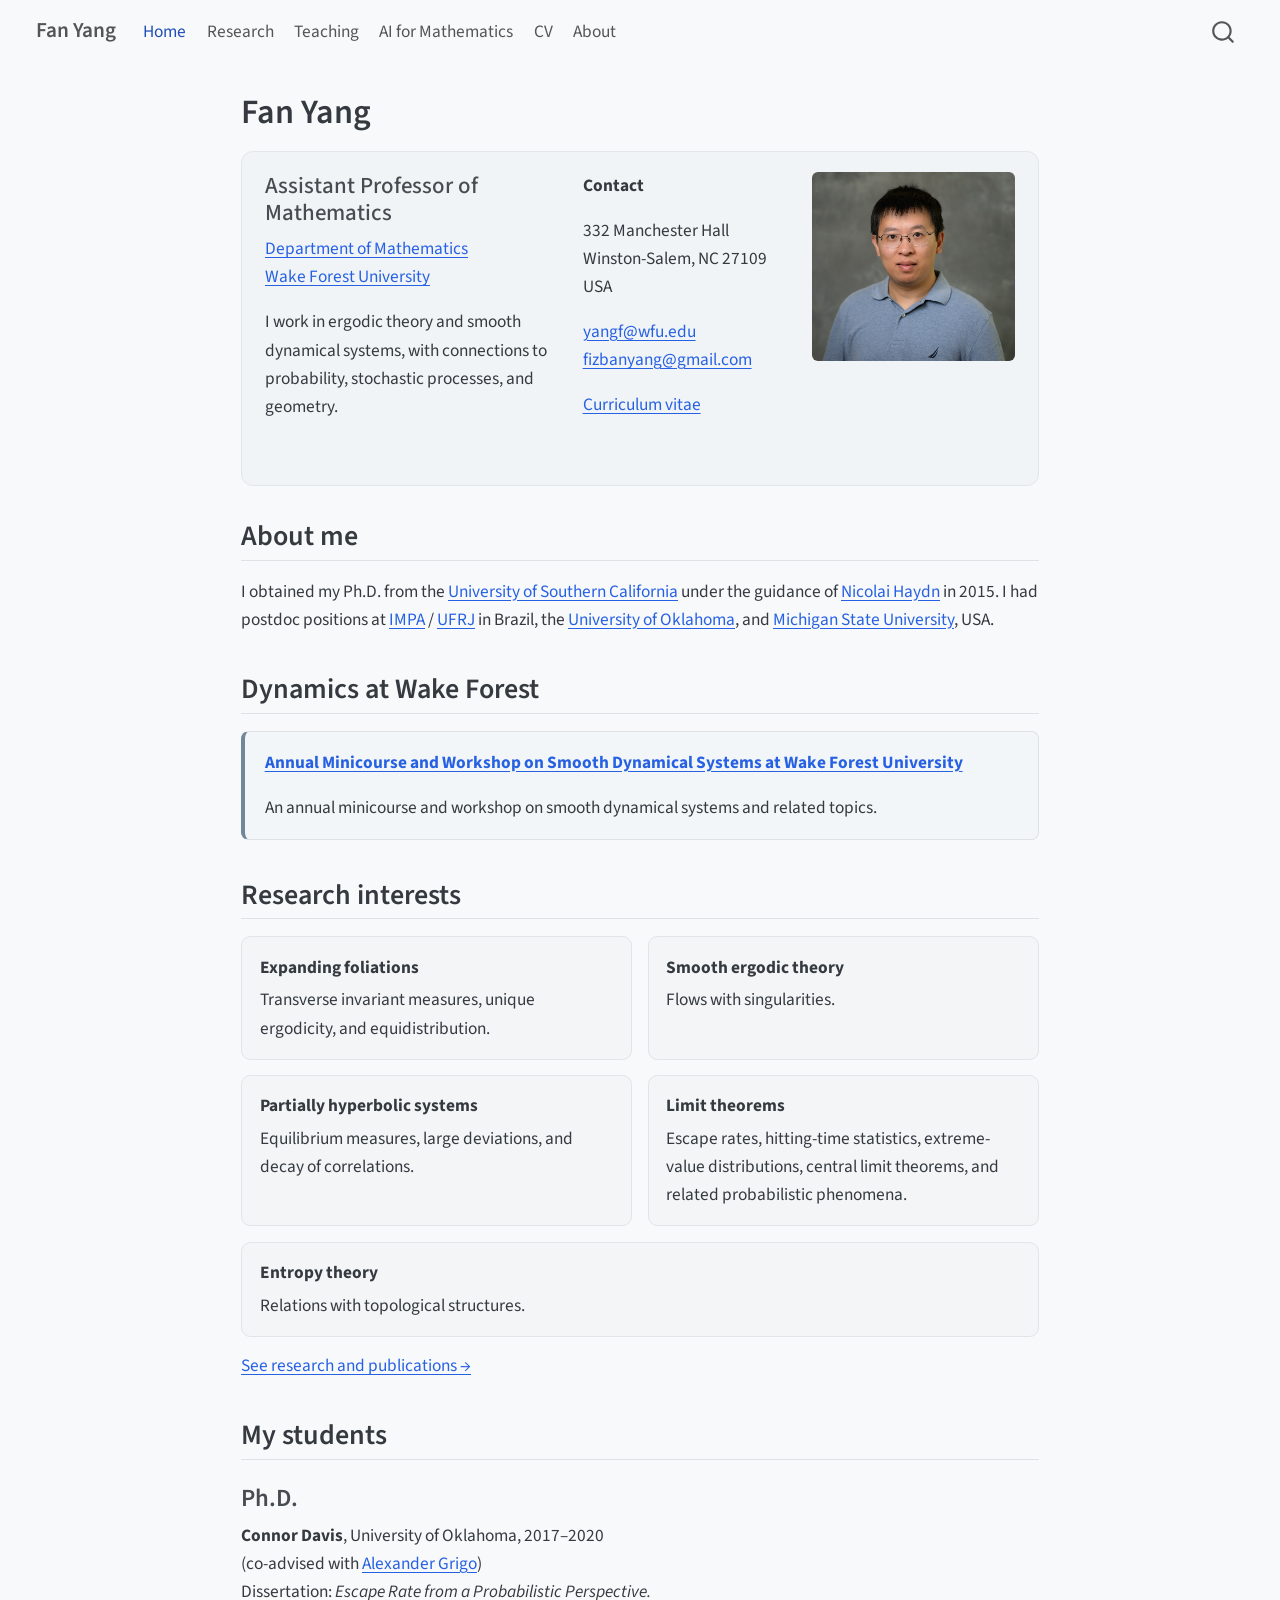
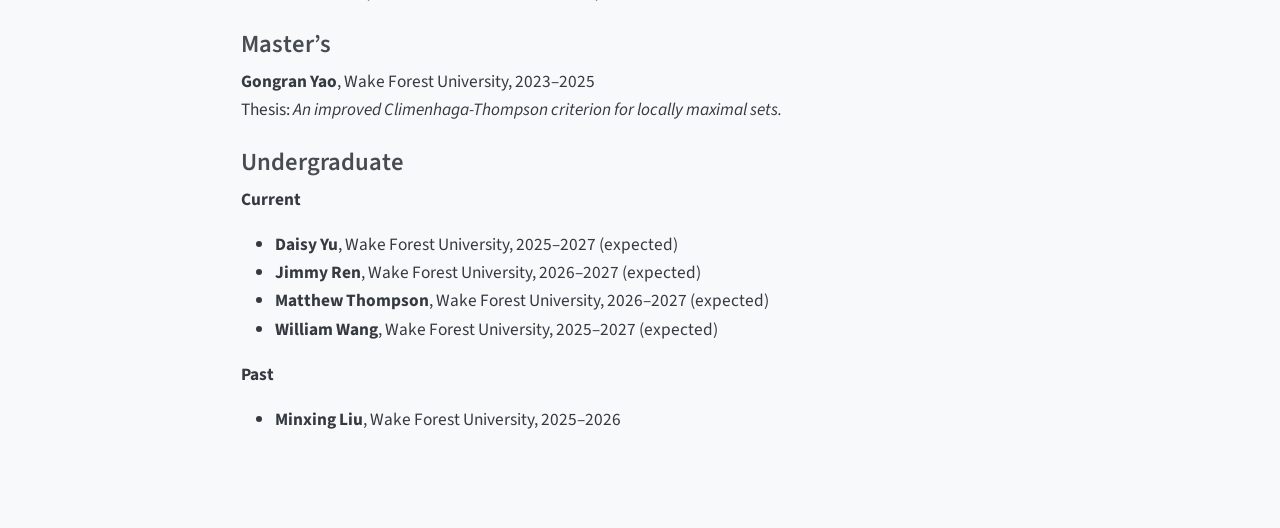
<file: index.html>
<!DOCTYPE html>
<html xmlns="http://www.w3.org/1999/xhtml" lang="en" xml:lang="en"><head>

<meta charset="utf-8">
<meta name="generator" content="quarto-1.10.18">

<meta name="viewport" content="width=device-width, initial-scale=1.0, user-scalable=yes">


<title>Fan Yang</title>
<style>
/* Default styles provided by pandoc.
** See https://pandoc.org/MANUAL.html#variables-for-html for config info.
*/
span.smallcaps{font-variant: small-caps;}
div.columns{display: flex; gap: 1.5em;}
div.column{flex: auto;}
@media screen {
div.columns{gap: min(4vw, 1.5em);}
div.column{overflow-x: auto;}
}
div.hanging-indent{margin-left: 1.5em; text-indent: -1.5em;}
ul.task-list{list-style: none;}
ul.task-list li input[type="checkbox"] {
  width: 0.8em;
  margin: 0 0.8em 0.2em -1em; /* quarto-specific, see https://github.com/quarto-dev/quarto-cli/issues/4556 */ 
  vertical-align: middle;
}
</style>


<script src="site_libs/quarto-nav/quarto-nav.js"></script>
<script src="site_libs/quarto-nav/headroom.min.js"></script>
<script src="site_libs/clipboard/clipboard.min.js"></script>
<script src="site_libs/quarto-search/autocomplete.umd.js"></script>
<script src="site_libs/quarto-search/fuse.min.js"></script>
<script src="site_libs/quarto-search/quarto-search.js"></script>
<meta name="quarto:offset" content="./">
<script src="site_libs/quarto-html/quarto.js" type="module"></script>
<script src="site_libs/quarto-html/tabsets/tabsets.js" type="module"></script>
<script src="site_libs/quarto-html/popper.min.js"></script>
<script src="site_libs/quarto-html/tippy.umd.min.js"></script>
<link href="site_libs/quarto-html/tippy.css" rel="stylesheet">
<link href="site_libs/quarto-html/quarto-syntax-highlighting-64a204ab8560d761af7679ceaba22944.css" rel="stylesheet" id="quarto-text-highlighting-styles">
<script src="site_libs/bootstrap/bootstrap.min.js"></script>
<link href="site_libs/bootstrap/bootstrap-icons.css" rel="stylesheet">
<link href="site_libs/bootstrap/bootstrap-445b8638c3d06994fee0907d791121c4.min.css" rel="stylesheet" append-hash="true" id="quarto-bootstrap" data-mode="light">
<script id="quarto-search-options" type="application/json">{
  "location": "navbar",
  "copy-button": false,
  "collapse-after": 3,
  "panel-placement": "end",
  "type": "overlay",
  "limit": 50,
  "keyboard-shortcut": [
    "f",
    "/",
    "s"
  ],
  "show-item-context": false,
  "language": {
    "search-no-results-text": "No results",
    "search-matching-documents-text": "matching documents",
    "search-copy-link-title": "Copy link to search",
    "search-hide-matches-text": "Hide additional matches",
    "search-more-match-text": "more match in this document",
    "search-more-matches-text": "more matches in this document",
    "search-clear-button-title": "Clear",
    "search-text-placeholder": "",
    "search-detached-cancel-button-title": "Cancel",
    "search-submit-button-title": "Submit",
    "search-label": "Search"
  }
}</script>


<link rel="stylesheet" href="site-20260906.css">
</head>

<body class="nav-fixed fullcontent quarto-light">

<div id="quarto-search-results"></div>
  <header id="quarto-header" class="headroom fixed-top">
    <nav class="navbar navbar-expand-lg " data-bs-theme="dark">
      <div class="navbar-container container-fluid">
      <div class="navbar-brand-container mx-auto">
    <a class="navbar-brand" href="./index.html">
    <span class="navbar-title">Fan Yang</span>
    </a>
  </div>
            <div id="quarto-search" class="" title="Search"></div>
          <button class="navbar-toggler" type="button" data-bs-toggle="collapse" data-bs-target="#navbarCollapse" aria-controls="navbarCollapse" role="menu" aria-expanded="false" aria-label="Toggle navigation" onclick="if (window.quartoToggleHeadroom) { window.quartoToggleHeadroom(); }">
  <span class="navbar-toggler-icon"></span>
</button>
          <div class="collapse navbar-collapse" id="navbarCollapse">
            <ul class="navbar-nav navbar-nav-scroll me-auto">
  <li class="nav-item">
    <a class="nav-link active" href="./index.html" aria-current="page"> 
<span class="menu-text">Home</span></a>
  </li>  
  <li class="nav-item">
    <a class="nav-link" href="./research-and-publications.html"> 
<span class="menu-text">Research</span></a>
  </li>  
  <li class="nav-item">
    <a class="nav-link" href="./teaching.html"> 
<span class="menu-text">Teaching</span></a>
  </li>  
  <li class="nav-item">
    <a class="nav-link" href="./ai-for-mathematics.html"> 
<span class="menu-text">AI for Mathematics</span></a>
  </li>  
  <li class="nav-item">
    <a class="nav-link" href="https://www.dropbox.com/scl/fi/lx8904ivaku64ta4567kk/CV.pdf?rlkey=yzhe9lqyrfjpr1rv62sb2cgor&amp;dl=0"> 
<span class="menu-text">CV</span></a>
  </li>  
  <li class="nav-item">
    <a class="nav-link" href="./about.html"> 
<span class="menu-text">About</span></a>
  </li>  
</ul>
          </div> <!-- /navcollapse -->
            <div class="quarto-navbar-tools">
</div>
      </div> <!-- /container-fluid -->
    </nav>
</header>
<!-- content -->
<div id="quarto-content" class="quarto-container page-columns page-rows-contents page-layout-article page-navbar">
<!-- sidebar -->
<!-- margin-sidebar -->
    
<!-- main -->
<main class="content" id="quarto-document-content">

<header id="title-block-header" class="quarto-title-block default">
<div class="quarto-title">
<h1 class="title">Fan Yang</h1>
</div>



<div class="quarto-title-meta">

    
  
    
  </div>
  


</header>


<div class="home-hero">
<div class="home-hero-grid">
<section id="assistant-professor-of-mathematics" class="level3 hero-main">
<h3 data-anchor-id="assistant-professor-of-mathematics">Assistant Professor of Mathematics</h3>
<p><a href="https://math.wfu.edu/">Department of Mathematics</a><br>
<a href="https://www.wfu.edu/">Wake Forest University</a></p>
<p>I work in ergodic theory and smooth dynamical systems, with connections to probability, stochastic processes, and geometry.</p>
</section>
<div class="hero-contact">
<p><strong>Contact</strong></p>
<p>332 Manchester Hall<br>
Winston-Salem, NC 27109<br>
USA</p>
<p><a href="mailto:yangf@wfu.edu">yangf@wfu.edu</a><br>
<a href="mailto:fizbanyang@gmail.com">fizbanyang@gmail.com</a></p>
<p><a href="https://www.dropbox.com/scl/fi/lx8904ivaku64ta4567kk/CV.pdf?rlkey=yzhe9lqyrfjpr1rv62sb2cgor&amp;dl=0">Curriculum vitae</a></p>
</div>
<div class="hero-photo">
<p><img src="images/Yang-Fan.jpg" class="profile-photo img-fluid" alt="Portrait of Fan Yang"></p>
</div>
</div>
</div>
<section id="about-me" class="level2">
<h2 data-anchor-id="about-me">About me</h2>
<p>I obtained my Ph.D.&nbsp;from the <a href="https://www.usc.edu/">University of Southern California</a> under the guidance of <a href="https://dornsife.usc.edu/nicolai-haydn/">Nicolai Haydn</a> in 2015. I had postdoc positions at <a href="https://impa.br/">IMPA</a> / <a href="https://im.ufrj.br/index.php/pt/">UFRJ</a> in Brazil, the <a href="https://www.ou.edu/">University of Oklahoma</a>, and <a href="https://msu.edu/">Michigan State University</a>, USA.</p>
</section>
<section id="dynamics-at-wake-forest" class="level2">
<h2 data-anchor-id="dynamics-at-wake-forest">Dynamics at Wake Forest</h2>
<div class="activity-card">
<p><a href="https://sites.google.com/wfu.edu/jan-2026-dynamics-workshop-wfu/"><strong>Annual Minicourse and Workshop on Smooth Dynamical Systems at Wake Forest University</strong></a></p>
<p>An annual minicourse and workshop on smooth dynamical systems and related topics.</p>
</div>
</section>
<section id="research-interests" class="level2">
<h2 data-anchor-id="research-interests">Research interests</h2>
<div class="research-grid">
<div class="research-card">
<p><strong>Expanding foliations</strong></p>
<p>Transverse invariant measures, unique ergodicity, and equidistribution.</p>
</div>
<div class="research-card">
<p><strong>Smooth ergodic theory</strong></p>
<p>Flows with singularities.</p>
</div>
<div class="research-card">
<p><strong>Partially hyperbolic systems</strong></p>
<p>Equilibrium measures, large deviations, and decay of correlations.</p>
</div>
<div class="research-card">
<p><strong>Limit theorems</strong></p>
<p>Escape rates, hitting-time statistics, extreme-value distributions, central limit theorems, and related probabilistic phenomena.</p>
</div>
<div class="research-card research-card-wide">
<p><strong>Entropy theory</strong></p>
<p>Relations with topological structures.</p>
</div>
</div>
<p><a href="./research-and-publications.html">See research and publications →</a></p>
</section>
<section id="my-students" class="level2">
<h2 data-anchor-id="my-students">My students</h2>
<section id="ph.d." class="level3">
<h3 data-anchor-id="ph.d.">Ph.D.</h3>
<p><strong>Connor Davis</strong>, University of Oklahoma, 2017–2020<br>
(co-advised with <a href="https://math.ou.edu/~grigo/">Alexander Grigo</a>)<br>
Dissertation: <em>Escape Rate from a Probabilistic Perspective.</em></p>
</section>
<section id="masters" class="level3">
<h3 data-anchor-id="masters">Master’s</h3>
<p><strong>Gongran Yao</strong>, Wake Forest University, 2023–2025<br>
Thesis: <em>An improved Climenhaga-Thompson criterion for locally maximal sets.</em></p>
</section>
<section id="undergraduate" class="level3">
<h3 data-anchor-id="undergraduate">Undergraduate</h3>
<p><strong>Current</strong></p>
<ul>
<li><strong>Daisy Yu</strong>, Wake Forest University, 2025–2027 (expected)</li>
<li><strong>Jimmy Ren</strong>, Wake Forest University, 2026–2027 (expected)</li>
<li><strong>Matthew Thompson</strong>, Wake Forest University, 2026–2027 (expected)</li>
<li><strong>William Wang</strong>, Wake Forest University, 2025–2027 (expected)</li>
</ul>
<p><strong>Past</strong></p>
<ul>
<li><strong>Minxing Liu</strong>, Wake Forest University, 2025–2026</li>
</ul>


</section>
</section>

</main> <!-- /main -->
<script id="quarto-html-after-body" type="application/javascript">
  window.document.addEventListener("DOMContentLoaded", function (event) {
    const isCodeAnnotation = (el) => {
      for (const clz of el.classList) {
        if (clz.startsWith('code-annotation-')) {                     
          return true;
        }
      }
      return false;
    }
    const onCopySuccess = function(e) {
      // button target
      const button = e.trigger;
      // don't keep focus
      button.blur();
      // flash "checked"
      button.classList.add('code-copy-button-checked');
      var currentTitle = button.getAttribute("title");
      button.setAttribute("title", "Copied!");
      let tooltip;
      if (window.bootstrap) {
        button.setAttribute("data-bs-toggle", "tooltip");
        button.setAttribute("data-bs-placement", "left");
        button.setAttribute("data-bs-title", "Copied!");
        tooltip = new bootstrap.Tooltip(button, 
          { trigger: "manual", 
            customClass: "code-copy-button-tooltip",
            offset: [0, -8]});
        tooltip.show();    
      }
      setTimeout(function() {
        if (tooltip) {
          tooltip.hide();
          button.removeAttribute("data-bs-title");
          button.removeAttribute("data-bs-toggle");
          button.removeAttribute("data-bs-placement");
        }
        button.setAttribute("title", currentTitle);
        button.classList.remove('code-copy-button-checked');
      }, 1000);
      // clear code selection
      e.clearSelection();
    }
    const getTextToCopy = function(trigger) {
      const outerScaffold = trigger.parentElement.cloneNode(true);
      const codeEl = outerScaffold.querySelector('code');
      for (const childEl of codeEl.children) {
        if (isCodeAnnotation(childEl)) {
          childEl.remove();
        }
      }
      return codeEl.innerText;
    }
    const clipboard = new window.ClipboardJS('.code-copy-button:not([data-in-quarto-modal])', {
      text: getTextToCopy
    });
    clipboard.on('success', onCopySuccess);
    if (window.document.getElementById('quarto-embedded-source-code-modal')) {
      const clipboardModal = new window.ClipboardJS('.code-copy-button[data-in-quarto-modal]', {
        text: getTextToCopy,
        container: window.document.getElementById('quarto-embedded-source-code-modal')
      });
      clipboardModal.on('success', onCopySuccess);
    }
      var localhostRegex = new RegExp(/^(?:http|https):\/\/localhost\:?[0-9]*\//);
      var mailtoRegex = new RegExp(/^mailto:/);
        var filterRegex = new RegExp("https:\/\/fanyang-math\.github\.io");
      var isInternal = (href) => {
          return filterRegex.test(href) || localhostRegex.test(href) || mailtoRegex.test(href);
      }
      // Inspect non-navigation links and adorn them if external
     var links = window.document.querySelectorAll('a[href]:not(.nav-link):not(.navbar-brand):not(.toc-action):not(.sidebar-link):not(.sidebar-item-toggle):not(.pagination-link):not(.no-external):not([aria-hidden]):not(.dropdown-item):not(.quarto-navigation-tool):not(.about-link)');
      for (var i=0; i<links.length; i++) {
        const link = links[i];
        if (!isInternal(link.href)) {
          // undo the damage that might have been done by quarto-nav.js in the case of
          // links that we want to consider external
          if (link.dataset.originalHref !== undefined) {
            link.href = link.dataset.originalHref;
          }
            // target, if specified
            link.setAttribute("target", "_blank");
            if (link.getAttribute("rel") === null) {
              link.setAttribute("rel", "noopener");
            }
        }
      }
    function tippyHover(el, contentFn, onTriggerFn, onUntriggerFn) {
      const config = {
        allowHTML: true,
        maxWidth: 500,
        delay: 100,
        arrow: false,
        appendTo: function(el) {
            return el.parentElement;
        },
        interactive: true,
        interactiveBorder: 10,
        theme: 'quarto',
        placement: 'bottom-start',
      };
      if (contentFn) {
        config.content = contentFn;
      }
      if (onTriggerFn) {
        config.onTrigger = onTriggerFn;
      }
      if (onUntriggerFn) {
        config.onUntrigger = onUntriggerFn;
      }
      window.tippy(el, config); 
    }
    const noterefs = window.document.querySelectorAll('a[role="doc-noteref"]');
    for (var i=0; i<noterefs.length; i++) {
      const ref = noterefs[i];
      tippyHover(ref, function() {
        // use id or data attribute instead here
        let href = ref.getAttribute('data-footnote-href') || ref.getAttribute('href');
        try { href = new URL(href).hash; } catch {}
        const id = href.replace(/^#\/?/, "");
        const note = window.document.getElementById(id);
        if (note) {
          return note.innerHTML;
        } else {
          return "";
        }
      });
    }
    const xrefs = window.document.querySelectorAll('a.quarto-xref');
    const processXRef = (id, note) => {
      // Strip column container classes
      const stripColumnClz = (el) => {
        el.classList.remove("page-full", "page-columns");
        if (el.children) {
          for (const child of el.children) {
            stripColumnClz(child);
          }
        }
      }
      stripColumnClz(note)
      if (id === null || id.startsWith('sec-')) {
        // Special case sections, only their first couple elements
        const container = document.createElement("div");
        if (note.children && note.children.length > 2) {
          container.appendChild(note.children[0].cloneNode(true));
          for (let i = 1; i < note.children.length; i++) {
            const child = note.children[i];
            if (child.tagName === "P" && child.innerText === "") {
              continue;
            } else {
              container.appendChild(child.cloneNode(true));
              break;
            }
          }
          if (window.Quarto?.typesetMath) {
            window.Quarto.typesetMath(container);
          }
          return container.innerHTML
        } else {
          if (window.Quarto?.typesetMath) {
            window.Quarto.typesetMath(note);
          }
          return note.innerHTML;
        }
      } else {
        // Remove any anchor links if they are present
        const anchorLink = note.querySelector('a.anchorjs-link');
        if (anchorLink) {
          anchorLink.remove();
        }
        if (window.Quarto?.typesetMath) {
          window.Quarto.typesetMath(note);
        }
        if (note.classList.contains("callout")) {
          return note.outerHTML;
        } else {
          return note.innerHTML;
        }
      }
    }
    for (var i=0; i<xrefs.length; i++) {
      const xref = xrefs[i];
      tippyHover(xref, undefined, function(instance) {
        instance.disable();
        let url = xref.getAttribute('href');
        let hash = undefined; 
        if (url.startsWith('#')) {
          hash = url;
        } else {
          try { hash = new URL(url).hash; } catch {}
        }
        if (hash) {
          const id = hash.replace(/^#\/?/, "");
          const note = window.document.getElementById(id);
          if (note !== null) {
            try {
              const html = processXRef(id, note.cloneNode(true));
              instance.setContent(html);
            } finally {
              instance.enable();
              instance.show();
            }
          } else {
            // See if we can fetch this
            fetch(url.split('#')[0])
            .then(res => res.text())
            .then(html => {
              const parser = new DOMParser();
              const htmlDoc = parser.parseFromString(html, "text/html");
              const note = htmlDoc.getElementById(id);
              if (note !== null) {
                const html = processXRef(id, note);
                instance.setContent(html);
              } 
            }).finally(() => {
              instance.enable();
              instance.show();
            });
          }
        } else {
          // See if we can fetch a full url (with no hash to target)
          // This is a special case and we should probably do some content thinning / targeting
          fetch(url)
          .then(res => res.text())
          .then(html => {
            const parser = new DOMParser();
            const htmlDoc = parser.parseFromString(html, "text/html");
            const note = htmlDoc.querySelector('main.content');
            if (note !== null) {
              // This should only happen for chapter cross references
              // (since there is no id in the URL)
              // remove the first header
              if (note.children.length > 0 && note.children[0].tagName === "HEADER") {
                note.children[0].remove();
              }
              const html = processXRef(null, note);
              instance.setContent(html);
            } 
          }).finally(() => {
            instance.enable();
            instance.show();
          });
        }
      }, function(instance) {
      });
    }
        let selectedAnnoteEl;
        const selectorForAnnotation = ( cell, annotation) => {
          let cellAttr = 'data-code-cell="' + cell + '"';
          let lineAttr = 'data-code-annotation="' +  annotation + '"';
          const selector = 'span[' + cellAttr + '][' + lineAttr + ']';
          return selector;
        }
        const selectCodeLines = (annoteEl) => {
          const doc = window.document;
          const targetCell = annoteEl.getAttribute("data-target-cell");
          const targetAnnotation = annoteEl.getAttribute("data-target-annotation");
          const annoteSpan = window.document.querySelector(selectorForAnnotation(targetCell, targetAnnotation));
          const lines = annoteSpan.getAttribute("data-code-lines").split(",");
          const lineIds = lines.map((line) => {
            return targetCell + "-" + line;
          })
          let top = null;
          let height = null;
          let parent = null;
          if (lineIds.length > 0) {
              //compute the position of the single el (top and bottom and make a div)
              const el = window.document.getElementById(lineIds[0]);
              top = el.offsetTop;
              height = el.offsetHeight;
              parent = el.parentElement.parentElement;
            if (lineIds.length > 1) {
              const lastEl = window.document.getElementById(lineIds[lineIds.length - 1]);
              const bottom = lastEl.offsetTop + lastEl.offsetHeight;
              height = bottom - top;
            }
            if (top !== null && height !== null && parent !== null) {
              // cook up a div (if necessary) and position it 
              let div = window.document.getElementById("code-annotation-line-highlight");
              if (div === null) {
                div = window.document.createElement("div");
                div.setAttribute("id", "code-annotation-line-highlight");
                div.style.position = 'absolute';
                parent.appendChild(div);
              }
              div.style.top = top - 2 + "px";
              div.style.height = height + 4 + "px";
              div.style.left = 0;
              let gutterDiv = window.document.getElementById("code-annotation-line-highlight-gutter");
              if (gutterDiv === null) {
                gutterDiv = window.document.createElement("div");
                gutterDiv.setAttribute("id", "code-annotation-line-highlight-gutter");
                gutterDiv.style.position = 'absolute';
                const codeCell = window.document.getElementById(targetCell);
                const gutter = codeCell.querySelector('.code-annotation-gutter');
                gutter.appendChild(gutterDiv);
              }
              gutterDiv.style.top = top - 2 + "px";
              gutterDiv.style.height = height + 4 + "px";
            }
            selectedAnnoteEl = annoteEl;
          }
        };
        const unselectCodeLines = () => {
          const elementsIds = ["code-annotation-line-highlight", "code-annotation-line-highlight-gutter"];
          elementsIds.forEach((elId) => {
            const div = window.document.getElementById(elId);
            if (div) {
              div.remove();
            }
          });
          selectedAnnoteEl = undefined;
        };
          // Handle positioning of the toggle
      window.addEventListener(
        "resize",
        throttle(() => {
          elRect = undefined;
          if (selectedAnnoteEl) {
            selectCodeLines(selectedAnnoteEl);
          }
        }, 10)
      );
      function throttle(fn, ms) {
      let throttle = false;
      let timer;
        return (...args) => {
          if(!throttle) { // first call gets through
              fn.apply(this, args);
              throttle = true;
          } else { // all the others get throttled
              if(timer) clearTimeout(timer); // cancel #2
              timer = setTimeout(() => {
                fn.apply(this, args);
                timer = throttle = false;
              }, ms);
          }
        };
      }
        // Attach click handler to the DT
        const annoteDls = window.document.querySelectorAll('dt[data-target-cell]');
        for (const annoteDlNode of annoteDls) {
          annoteDlNode.addEventListener('click', (event) => {
            const clickedEl = event.target;
            if (clickedEl !== selectedAnnoteEl) {
              unselectCodeLines();
              const activeEl = window.document.querySelector('dt[data-target-cell].code-annotation-active');
              if (activeEl) {
                activeEl.classList.remove('code-annotation-active');
              }
              selectCodeLines(clickedEl);
              clickedEl.classList.add('code-annotation-active');
            } else {
              // Unselect the line
              unselectCodeLines();
              clickedEl.classList.remove('code-annotation-active');
            }
          });
        }
    const findCites = (el) => {
      const parentEl = el.parentElement;
      if (parentEl) {
        const cites = parentEl.dataset.cites;
        if (cites) {
          return {
            el,
            cites: cites.split(' ')
          };
        } else {
          return findCites(el.parentElement)
        }
      } else {
        return undefined;
      }
    };
    var bibliorefs = window.document.querySelectorAll('a[role="doc-biblioref"]');
    for (var i=0; i<bibliorefs.length; i++) {
      const ref = bibliorefs[i];
      const citeInfo = findCites(ref);
      if (citeInfo) {
        tippyHover(citeInfo.el, function() {
          var popup = window.document.createElement('div');
          citeInfo.cites.forEach(function(cite) {
            var citeDiv = window.document.createElement('div');
            citeDiv.classList.add('hanging-indent');
            citeDiv.classList.add('csl-entry');
            var biblioDiv = window.document.getElementById('ref-' + cite);
            if (biblioDiv) {
              citeDiv.innerHTML = biblioDiv.innerHTML;
            }
            popup.appendChild(citeDiv);
          });
          return popup.innerHTML;
        });
      }
    }
  });
  </script>
</div> <!-- /content -->




</body></html>
</file>
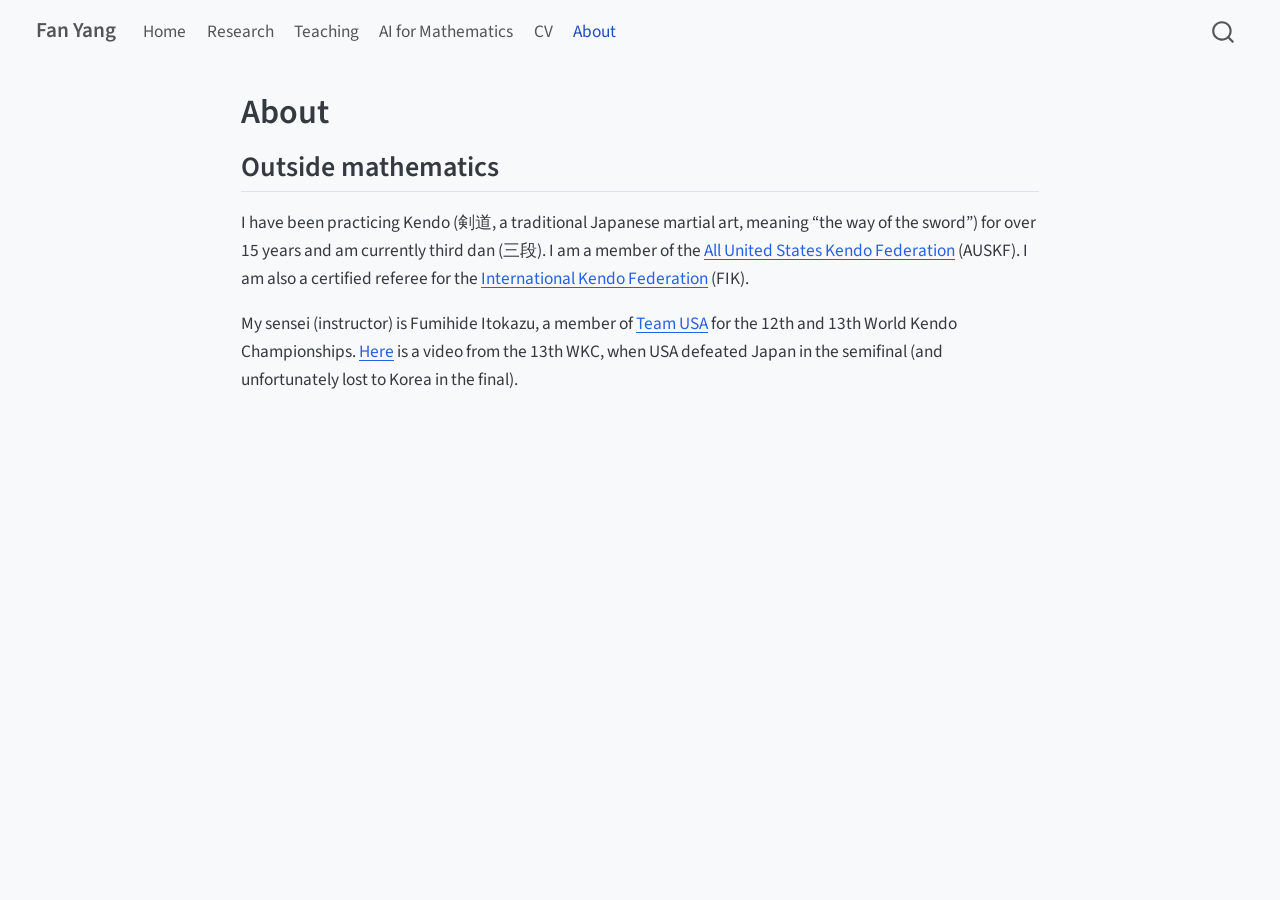
<file: about.html>
<!DOCTYPE html>
<html xmlns="http://www.w3.org/1999/xhtml" lang="en" xml:lang="en"><head>

<meta charset="utf-8">
<meta name="generator" content="quarto-1.10.18">

<meta name="viewport" content="width=device-width, initial-scale=1.0, user-scalable=yes">


<title>About – Fan Yang</title>
<style>
/* Default styles provided by pandoc.
** See https://pandoc.org/MANUAL.html#variables-for-html for config info.
*/
span.smallcaps{font-variant: small-caps;}
div.columns{display: flex; gap: 1.5em;}
div.column{flex: auto;}
@media screen {
div.columns{gap: min(4vw, 1.5em);}
div.column{overflow-x: auto;}
}
div.hanging-indent{margin-left: 1.5em; text-indent: -1.5em;}
ul.task-list{list-style: none;}
ul.task-list li input[type="checkbox"] {
  width: 0.8em;
  margin: 0 0.8em 0.2em -1em; /* quarto-specific, see https://github.com/quarto-dev/quarto-cli/issues/4556 */ 
  vertical-align: middle;
}
</style>


<script src="site_libs/quarto-nav/quarto-nav.js"></script>
<script src="site_libs/quarto-nav/headroom.min.js"></script>
<script src="site_libs/clipboard/clipboard.min.js"></script>
<script src="site_libs/quarto-search/autocomplete.umd.js"></script>
<script src="site_libs/quarto-search/fuse.min.js"></script>
<script src="site_libs/quarto-search/quarto-search.js"></script>
<meta name="quarto:offset" content="./">
<script src="site_libs/quarto-html/quarto.js" type="module"></script>
<script src="site_libs/quarto-html/tabsets/tabsets.js" type="module"></script>
<script src="site_libs/quarto-html/popper.min.js"></script>
<script src="site_libs/quarto-html/tippy.umd.min.js"></script>
<link href="site_libs/quarto-html/tippy.css" rel="stylesheet">
<link href="site_libs/quarto-html/quarto-syntax-highlighting-64a204ab8560d761af7679ceaba22944.css" rel="stylesheet" id="quarto-text-highlighting-styles">
<script src="site_libs/bootstrap/bootstrap.min.js"></script>
<link href="site_libs/bootstrap/bootstrap-icons.css" rel="stylesheet">
<link href="site_libs/bootstrap/bootstrap-445b8638c3d06994fee0907d791121c4.min.css" rel="stylesheet" append-hash="true" id="quarto-bootstrap" data-mode="light">
<script id="quarto-search-options" type="application/json">{
  "location": "navbar",
  "copy-button": false,
  "collapse-after": 3,
  "panel-placement": "end",
  "type": "overlay",
  "limit": 50,
  "keyboard-shortcut": [
    "f",
    "/",
    "s"
  ],
  "show-item-context": false,
  "language": {
    "search-no-results-text": "No results",
    "search-matching-documents-text": "matching documents",
    "search-copy-link-title": "Copy link to search",
    "search-hide-matches-text": "Hide additional matches",
    "search-more-match-text": "more match in this document",
    "search-more-matches-text": "more matches in this document",
    "search-clear-button-title": "Clear",
    "search-text-placeholder": "",
    "search-detached-cancel-button-title": "Cancel",
    "search-submit-button-title": "Submit",
    "search-label": "Search"
  }
}</script>


<link rel="stylesheet" href="site-20260906.css">
</head>

<body class="nav-fixed fullcontent quarto-light">

<div id="quarto-search-results"></div>
  <header id="quarto-header" class="headroom fixed-top">
    <nav class="navbar navbar-expand-lg " data-bs-theme="dark">
      <div class="navbar-container container-fluid">
      <div class="navbar-brand-container mx-auto">
    <a class="navbar-brand" href="./index.html">
    <span class="navbar-title">Fan Yang</span>
    </a>
  </div>
            <div id="quarto-search" class="" title="Search"></div>
          <button class="navbar-toggler" type="button" data-bs-toggle="collapse" data-bs-target="#navbarCollapse" aria-controls="navbarCollapse" role="menu" aria-expanded="false" aria-label="Toggle navigation" onclick="if (window.quartoToggleHeadroom) { window.quartoToggleHeadroom(); }">
  <span class="navbar-toggler-icon"></span>
</button>
          <div class="collapse navbar-collapse" id="navbarCollapse">
            <ul class="navbar-nav navbar-nav-scroll me-auto">
  <li class="nav-item">
    <a class="nav-link" href="./index.html"> 
<span class="menu-text">Home</span></a>
  </li>  
  <li class="nav-item">
    <a class="nav-link" href="./research-and-publications.html"> 
<span class="menu-text">Research</span></a>
  </li>  
  <li class="nav-item">
    <a class="nav-link" href="./teaching.html"> 
<span class="menu-text">Teaching</span></a>
  </li>  
  <li class="nav-item">
    <a class="nav-link" href="./ai-for-mathematics.html"> 
<span class="menu-text">AI for Mathematics</span></a>
  </li>  
  <li class="nav-item">
    <a class="nav-link" href="https://www.dropbox.com/scl/fi/lx8904ivaku64ta4567kk/CV.pdf?rlkey=yzhe9lqyrfjpr1rv62sb2cgor&amp;dl=0"> 
<span class="menu-text">CV</span></a>
  </li>  
  <li class="nav-item">
    <a class="nav-link active" href="./about.html" aria-current="page"> 
<span class="menu-text">About</span></a>
  </li>  
</ul>
          </div> <!-- /navcollapse -->
            <div class="quarto-navbar-tools">
</div>
      </div> <!-- /container-fluid -->
    </nav>
</header>
<!-- content -->
<div id="quarto-content" class="quarto-container page-columns page-rows-contents page-layout-article page-navbar">
<!-- sidebar -->
<!-- margin-sidebar -->
    
<!-- main -->
<main class="content" id="quarto-document-content">

<header id="title-block-header" class="quarto-title-block default">
<div class="quarto-title">
<h1 class="title">About</h1>
</div>



<div class="quarto-title-meta">

    
  
    
  </div>
  


</header>


<section id="outside-mathematics" class="level2">
<h2 data-anchor-id="outside-mathematics">Outside mathematics</h2>
<p>I have been practicing Kendo (剣道, a traditional Japanese martial art, meaning “the way of the sword”) for over 15 years and am currently third dan (三段). I am a member of the <a href="https://auskf.info/">All United States Kendo Federation</a> (AUSKF). I am also a certified referee for the <a href="https://www.kendo-fik.org/">International Kendo Federation</a> (FIK).</p>
<p>My sensei (instructor) is Fumihide Itokazu, a member of <a href="https://www.teamusakendo.com/">Team USA</a> for the 12th and 13th World Kendo Championships. <a href="https://www.youtube.com/watch?v=sai91h-8Y74">Here</a> is a video from the 13th WKC, when USA defeated Japan in the semifinal (and unfortunately lost to Korea in the final).</p>


</section>

</main> <!-- /main -->
<script id="quarto-html-after-body" type="application/javascript">
  window.document.addEventListener("DOMContentLoaded", function (event) {
    const isCodeAnnotation = (el) => {
      for (const clz of el.classList) {
        if (clz.startsWith('code-annotation-')) {                     
          return true;
        }
      }
      return false;
    }
    const onCopySuccess = function(e) {
      // button target
      const button = e.trigger;
      // don't keep focus
      button.blur();
      // flash "checked"
      button.classList.add('code-copy-button-checked');
      var currentTitle = button.getAttribute("title");
      button.setAttribute("title", "Copied!");
      let tooltip;
      if (window.bootstrap) {
        button.setAttribute("data-bs-toggle", "tooltip");
        button.setAttribute("data-bs-placement", "left");
        button.setAttribute("data-bs-title", "Copied!");
        tooltip = new bootstrap.Tooltip(button, 
          { trigger: "manual", 
            customClass: "code-copy-button-tooltip",
            offset: [0, -8]});
        tooltip.show();    
      }
      setTimeout(function() {
        if (tooltip) {
          tooltip.hide();
          button.removeAttribute("data-bs-title");
          button.removeAttribute("data-bs-toggle");
          button.removeAttribute("data-bs-placement");
        }
        button.setAttribute("title", currentTitle);
        button.classList.remove('code-copy-button-checked');
      }, 1000);
      // clear code selection
      e.clearSelection();
    }
    const getTextToCopy = function(trigger) {
      const outerScaffold = trigger.parentElement.cloneNode(true);
      const codeEl = outerScaffold.querySelector('code');
      for (const childEl of codeEl.children) {
        if (isCodeAnnotation(childEl)) {
          childEl.remove();
        }
      }
      return codeEl.innerText;
    }
    const clipboard = new window.ClipboardJS('.code-copy-button:not([data-in-quarto-modal])', {
      text: getTextToCopy
    });
    clipboard.on('success', onCopySuccess);
    if (window.document.getElementById('quarto-embedded-source-code-modal')) {
      const clipboardModal = new window.ClipboardJS('.code-copy-button[data-in-quarto-modal]', {
        text: getTextToCopy,
        container: window.document.getElementById('quarto-embedded-source-code-modal')
      });
      clipboardModal.on('success', onCopySuccess);
    }
      var localhostRegex = new RegExp(/^(?:http|https):\/\/localhost\:?[0-9]*\//);
      var mailtoRegex = new RegExp(/^mailto:/);
        var filterRegex = new RegExp("https:\/\/fanyang-math\.github\.io");
      var isInternal = (href) => {
          return filterRegex.test(href) || localhostRegex.test(href) || mailtoRegex.test(href);
      }
      // Inspect non-navigation links and adorn them if external
     var links = window.document.querySelectorAll('a[href]:not(.nav-link):not(.navbar-brand):not(.toc-action):not(.sidebar-link):not(.sidebar-item-toggle):not(.pagination-link):not(.no-external):not([aria-hidden]):not(.dropdown-item):not(.quarto-navigation-tool):not(.about-link)');
      for (var i=0; i<links.length; i++) {
        const link = links[i];
        if (!isInternal(link.href)) {
          // undo the damage that might have been done by quarto-nav.js in the case of
          // links that we want to consider external
          if (link.dataset.originalHref !== undefined) {
            link.href = link.dataset.originalHref;
          }
            // target, if specified
            link.setAttribute("target", "_blank");
            if (link.getAttribute("rel") === null) {
              link.setAttribute("rel", "noopener");
            }
        }
      }
    function tippyHover(el, contentFn, onTriggerFn, onUntriggerFn) {
      const config = {
        allowHTML: true,
        maxWidth: 500,
        delay: 100,
        arrow: false,
        appendTo: function(el) {
            return el.parentElement;
        },
        interactive: true,
        interactiveBorder: 10,
        theme: 'quarto',
        placement: 'bottom-start',
      };
      if (contentFn) {
        config.content = contentFn;
      }
      if (onTriggerFn) {
        config.onTrigger = onTriggerFn;
      }
      if (onUntriggerFn) {
        config.onUntrigger = onUntriggerFn;
      }
      window.tippy(el, config); 
    }
    const noterefs = window.document.querySelectorAll('a[role="doc-noteref"]');
    for (var i=0; i<noterefs.length; i++) {
      const ref = noterefs[i];
      tippyHover(ref, function() {
        // use id or data attribute instead here
        let href = ref.getAttribute('data-footnote-href') || ref.getAttribute('href');
        try { href = new URL(href).hash; } catch {}
        const id = href.replace(/^#\/?/, "");
        const note = window.document.getElementById(id);
        if (note) {
          return note.innerHTML;
        } else {
          return "";
        }
      });
    }
    const xrefs = window.document.querySelectorAll('a.quarto-xref');
    const processXRef = (id, note) => {
      // Strip column container classes
      const stripColumnClz = (el) => {
        el.classList.remove("page-full", "page-columns");
        if (el.children) {
          for (const child of el.children) {
            stripColumnClz(child);
          }
        }
      }
      stripColumnClz(note)
      if (id === null || id.startsWith('sec-')) {
        // Special case sections, only their first couple elements
        const container = document.createElement("div");
        if (note.children && note.children.length > 2) {
          container.appendChild(note.children[0].cloneNode(true));
          for (let i = 1; i < note.children.length; i++) {
            const child = note.children[i];
            if (child.tagName === "P" && child.innerText === "") {
              continue;
            } else {
              container.appendChild(child.cloneNode(true));
              break;
            }
          }
          if (window.Quarto?.typesetMath) {
            window.Quarto.typesetMath(container);
          }
          return container.innerHTML
        } else {
          if (window.Quarto?.typesetMath) {
            window.Quarto.typesetMath(note);
          }
          return note.innerHTML;
        }
      } else {
        // Remove any anchor links if they are present
        const anchorLink = note.querySelector('a.anchorjs-link');
        if (anchorLink) {
          anchorLink.remove();
        }
        if (window.Quarto?.typesetMath) {
          window.Quarto.typesetMath(note);
        }
        if (note.classList.contains("callout")) {
          return note.outerHTML;
        } else {
          return note.innerHTML;
        }
      }
    }
    for (var i=0; i<xrefs.length; i++) {
      const xref = xrefs[i];
      tippyHover(xref, undefined, function(instance) {
        instance.disable();
        let url = xref.getAttribute('href');
        let hash = undefined; 
        if (url.startsWith('#')) {
          hash = url;
        } else {
          try { hash = new URL(url).hash; } catch {}
        }
        if (hash) {
          const id = hash.replace(/^#\/?/, "");
          const note = window.document.getElementById(id);
          if (note !== null) {
            try {
              const html = processXRef(id, note.cloneNode(true));
              instance.setContent(html);
            } finally {
              instance.enable();
              instance.show();
            }
          } else {
            // See if we can fetch this
            fetch(url.split('#')[0])
            .then(res => res.text())
            .then(html => {
              const parser = new DOMParser();
              const htmlDoc = parser.parseFromString(html, "text/html");
              const note = htmlDoc.getElementById(id);
              if (note !== null) {
                const html = processXRef(id, note);
                instance.setContent(html);
              } 
            }).finally(() => {
              instance.enable();
              instance.show();
            });
          }
        } else {
          // See if we can fetch a full url (with no hash to target)
          // This is a special case and we should probably do some content thinning / targeting
          fetch(url)
          .then(res => res.text())
          .then(html => {
            const parser = new DOMParser();
            const htmlDoc = parser.parseFromString(html, "text/html");
            const note = htmlDoc.querySelector('main.content');
            if (note !== null) {
              // This should only happen for chapter cross references
              // (since there is no id in the URL)
              // remove the first header
              if (note.children.length > 0 && note.children[0].tagName === "HEADER") {
                note.children[0].remove();
              }
              const html = processXRef(null, note);
              instance.setContent(html);
            } 
          }).finally(() => {
            instance.enable();
            instance.show();
          });
        }
      }, function(instance) {
      });
    }
        let selectedAnnoteEl;
        const selectorForAnnotation = ( cell, annotation) => {
          let cellAttr = 'data-code-cell="' + cell + '"';
          let lineAttr = 'data-code-annotation="' +  annotation + '"';
          const selector = 'span[' + cellAttr + '][' + lineAttr + ']';
          return selector;
        }
        const selectCodeLines = (annoteEl) => {
          const doc = window.document;
          const targetCell = annoteEl.getAttribute("data-target-cell");
          const targetAnnotation = annoteEl.getAttribute("data-target-annotation");
          const annoteSpan = window.document.querySelector(selectorForAnnotation(targetCell, targetAnnotation));
          const lines = annoteSpan.getAttribute("data-code-lines").split(",");
          const lineIds = lines.map((line) => {
            return targetCell + "-" + line;
          })
          let top = null;
          let height = null;
          let parent = null;
          if (lineIds.length > 0) {
              //compute the position of the single el (top and bottom and make a div)
              const el = window.document.getElementById(lineIds[0]);
              top = el.offsetTop;
              height = el.offsetHeight;
              parent = el.parentElement.parentElement;
            if (lineIds.length > 1) {
              const lastEl = window.document.getElementById(lineIds[lineIds.length - 1]);
              const bottom = lastEl.offsetTop + lastEl.offsetHeight;
              height = bottom - top;
            }
            if (top !== null && height !== null && parent !== null) {
              // cook up a div (if necessary) and position it 
              let div = window.document.getElementById("code-annotation-line-highlight");
              if (div === null) {
                div = window.document.createElement("div");
                div.setAttribute("id", "code-annotation-line-highlight");
                div.style.position = 'absolute';
                parent.appendChild(div);
              }
              div.style.top = top - 2 + "px";
              div.style.height = height + 4 + "px";
              div.style.left = 0;
              let gutterDiv = window.document.getElementById("code-annotation-line-highlight-gutter");
              if (gutterDiv === null) {
                gutterDiv = window.document.createElement("div");
                gutterDiv.setAttribute("id", "code-annotation-line-highlight-gutter");
                gutterDiv.style.position = 'absolute';
                const codeCell = window.document.getElementById(targetCell);
                const gutter = codeCell.querySelector('.code-annotation-gutter');
                gutter.appendChild(gutterDiv);
              }
              gutterDiv.style.top = top - 2 + "px";
              gutterDiv.style.height = height + 4 + "px";
            }
            selectedAnnoteEl = annoteEl;
          }
        };
        const unselectCodeLines = () => {
          const elementsIds = ["code-annotation-line-highlight", "code-annotation-line-highlight-gutter"];
          elementsIds.forEach((elId) => {
            const div = window.document.getElementById(elId);
            if (div) {
              div.remove();
            }
          });
          selectedAnnoteEl = undefined;
        };
          // Handle positioning of the toggle
      window.addEventListener(
        "resize",
        throttle(() => {
          elRect = undefined;
          if (selectedAnnoteEl) {
            selectCodeLines(selectedAnnoteEl);
          }
        }, 10)
      );
      function throttle(fn, ms) {
      let throttle = false;
      let timer;
        return (...args) => {
          if(!throttle) { // first call gets through
              fn.apply(this, args);
              throttle = true;
          } else { // all the others get throttled
              if(timer) clearTimeout(timer); // cancel #2
              timer = setTimeout(() => {
                fn.apply(this, args);
                timer = throttle = false;
              }, ms);
          }
        };
      }
        // Attach click handler to the DT
        const annoteDls = window.document.querySelectorAll('dt[data-target-cell]');
        for (const annoteDlNode of annoteDls) {
          annoteDlNode.addEventListener('click', (event) => {
            const clickedEl = event.target;
            if (clickedEl !== selectedAnnoteEl) {
              unselectCodeLines();
              const activeEl = window.document.querySelector('dt[data-target-cell].code-annotation-active');
              if (activeEl) {
                activeEl.classList.remove('code-annotation-active');
              }
              selectCodeLines(clickedEl);
              clickedEl.classList.add('code-annotation-active');
            } else {
              // Unselect the line
              unselectCodeLines();
              clickedEl.classList.remove('code-annotation-active');
            }
          });
        }
    const findCites = (el) => {
      const parentEl = el.parentElement;
      if (parentEl) {
        const cites = parentEl.dataset.cites;
        if (cites) {
          return {
            el,
            cites: cites.split(' ')
          };
        } else {
          return findCites(el.parentElement)
        }
      } else {
        return undefined;
      }
    };
    var bibliorefs = window.document.querySelectorAll('a[role="doc-biblioref"]');
    for (var i=0; i<bibliorefs.length; i++) {
      const ref = bibliorefs[i];
      const citeInfo = findCites(ref);
      if (citeInfo) {
        tippyHover(citeInfo.el, function() {
          var popup = window.document.createElement('div');
          citeInfo.cites.forEach(function(cite) {
            var citeDiv = window.document.createElement('div');
            citeDiv.classList.add('hanging-indent');
            citeDiv.classList.add('csl-entry');
            var biblioDiv = window.document.getElementById('ref-' + cite);
            if (biblioDiv) {
              citeDiv.innerHTML = biblioDiv.innerHTML;
            }
            popup.appendChild(citeDiv);
          });
          return popup.innerHTML;
        });
      }
    }
  });
  </script>
</div> <!-- /content -->




</body></html>
</file>
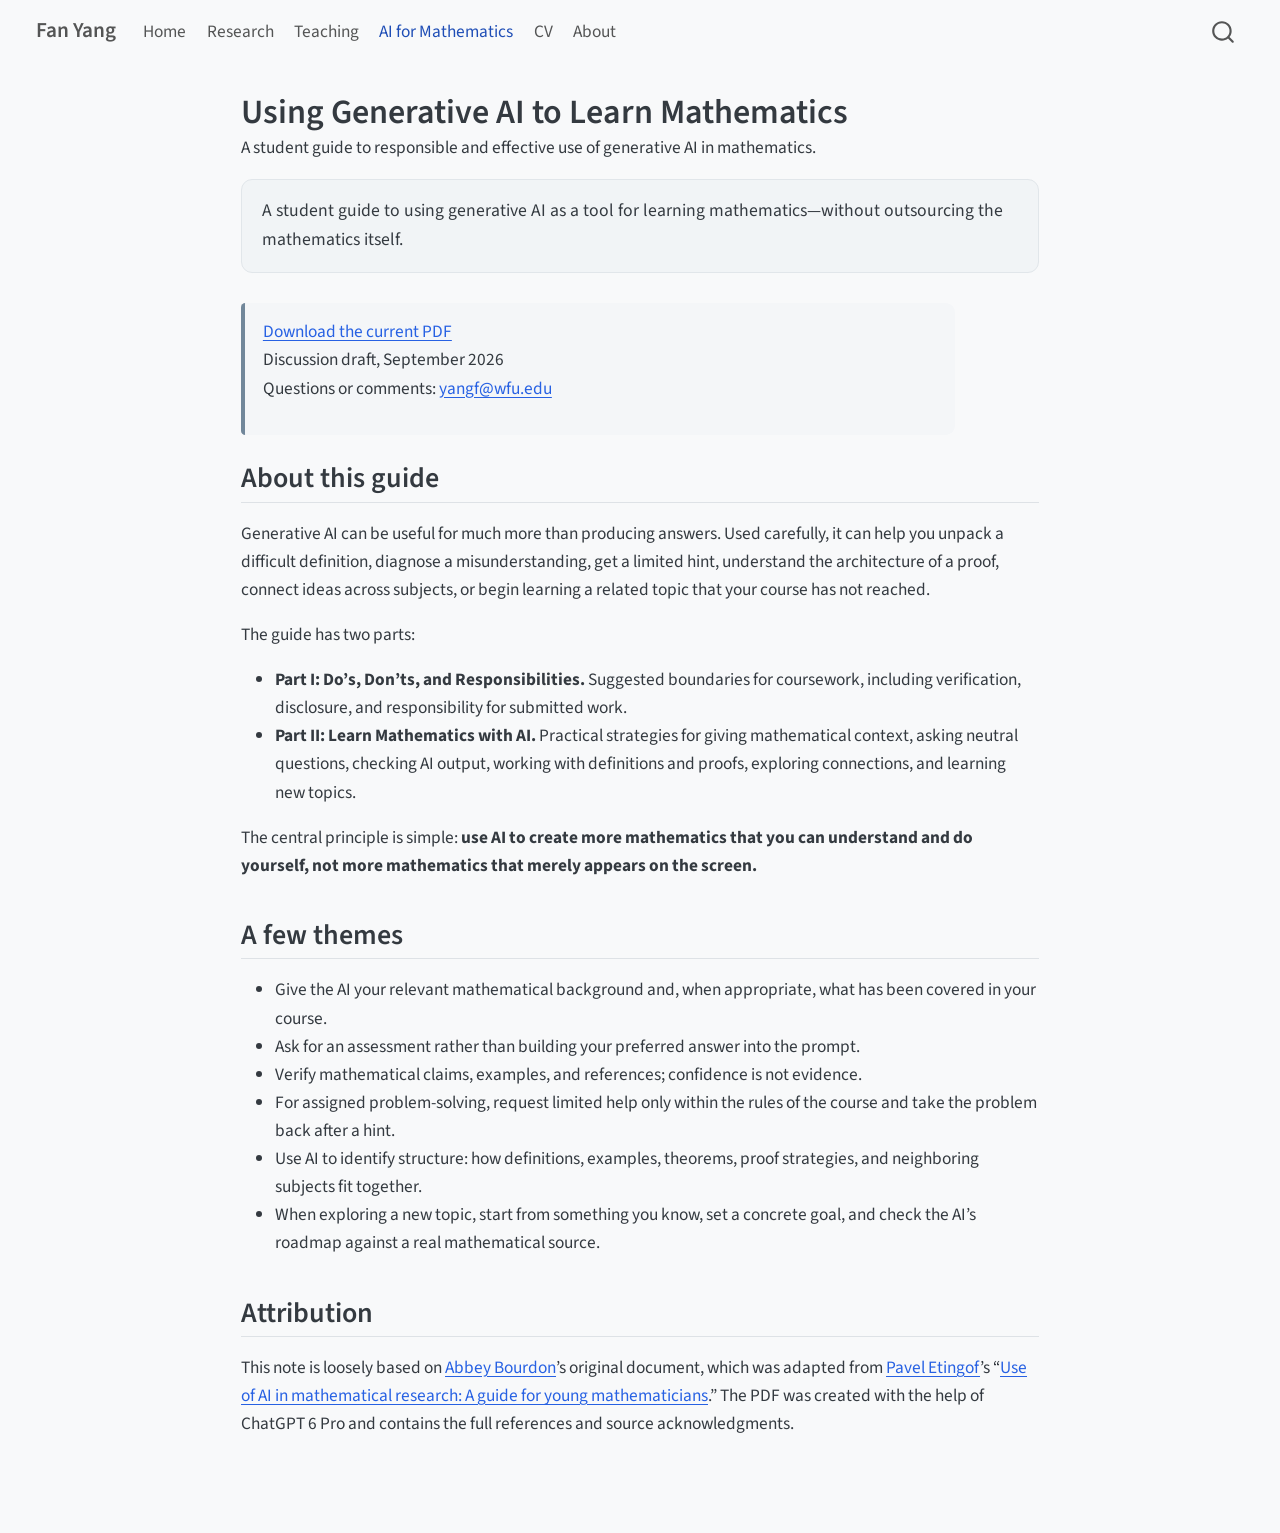
<file: ai-for-mathematics.html>
<!DOCTYPE html>
<html xmlns="http://www.w3.org/1999/xhtml" lang="en" xml:lang="en"><head>

<meta charset="utf-8">
<meta name="generator" content="quarto-1.10.18">

<meta name="viewport" content="width=device-width, initial-scale=1.0, user-scalable=yes">

<meta name="description" content="A student guide to responsible and effective use of generative AI in mathematics.">

<title>Using Generative AI to Learn Mathematics – Fan Yang</title>
<style>
/* Default styles provided by pandoc.
** See https://pandoc.org/MANUAL.html#variables-for-html for config info.
*/
span.smallcaps{font-variant: small-caps;}
div.columns{display: flex; gap: 1.5em;}
div.column{flex: auto;}
@media screen {
div.columns{gap: min(4vw, 1.5em);}
div.column{overflow-x: auto;}
}
div.hanging-indent{margin-left: 1.5em; text-indent: -1.5em;}
ul.task-list{list-style: none;}
ul.task-list li input[type="checkbox"] {
  width: 0.8em;
  margin: 0 0.8em 0.2em -1em; /* quarto-specific, see https://github.com/quarto-dev/quarto-cli/issues/4556 */ 
  vertical-align: middle;
}
</style>


<script src="site_libs/quarto-nav/quarto-nav.js"></script>
<script src="site_libs/quarto-nav/headroom.min.js"></script>
<script src="site_libs/clipboard/clipboard.min.js"></script>
<script src="site_libs/quarto-search/autocomplete.umd.js"></script>
<script src="site_libs/quarto-search/fuse.min.js"></script>
<script src="site_libs/quarto-search/quarto-search.js"></script>
<meta name="quarto:offset" content="./">
<script src="site_libs/quarto-html/quarto.js" type="module"></script>
<script src="site_libs/quarto-html/tabsets/tabsets.js" type="module"></script>
<script src="site_libs/quarto-html/popper.min.js"></script>
<script src="site_libs/quarto-html/tippy.umd.min.js"></script>
<link href="site_libs/quarto-html/tippy.css" rel="stylesheet">
<link href="site_libs/quarto-html/quarto-syntax-highlighting-64a204ab8560d761af7679ceaba22944.css" rel="stylesheet" id="quarto-text-highlighting-styles">
<script src="site_libs/bootstrap/bootstrap.min.js"></script>
<link href="site_libs/bootstrap/bootstrap-icons.css" rel="stylesheet">
<link href="site_libs/bootstrap/bootstrap-445b8638c3d06994fee0907d791121c4.min.css" rel="stylesheet" append-hash="true" id="quarto-bootstrap" data-mode="light">
<script id="quarto-search-options" type="application/json">{
  "location": "navbar",
  "copy-button": false,
  "collapse-after": 3,
  "panel-placement": "end",
  "type": "overlay",
  "limit": 50,
  "keyboard-shortcut": [
    "f",
    "/",
    "s"
  ],
  "show-item-context": false,
  "language": {
    "search-no-results-text": "No results",
    "search-matching-documents-text": "matching documents",
    "search-copy-link-title": "Copy link to search",
    "search-hide-matches-text": "Hide additional matches",
    "search-more-match-text": "more match in this document",
    "search-more-matches-text": "more matches in this document",
    "search-clear-button-title": "Clear",
    "search-text-placeholder": "",
    "search-detached-cancel-button-title": "Cancel",
    "search-submit-button-title": "Submit",
    "search-label": "Search"
  }
}</script>


<link rel="stylesheet" href="site-20260906.css">
</head>

<body class="nav-fixed fullcontent quarto-light">

<div id="quarto-search-results"></div>
  <header id="quarto-header" class="headroom fixed-top">
    <nav class="navbar navbar-expand-lg " data-bs-theme="dark">
      <div class="navbar-container container-fluid">
      <div class="navbar-brand-container mx-auto">
    <a class="navbar-brand" href="./index.html">
    <span class="navbar-title">Fan Yang</span>
    </a>
  </div>
            <div id="quarto-search" class="" title="Search"></div>
          <button class="navbar-toggler" type="button" data-bs-toggle="collapse" data-bs-target="#navbarCollapse" aria-controls="navbarCollapse" role="menu" aria-expanded="false" aria-label="Toggle navigation" onclick="if (window.quartoToggleHeadroom) { window.quartoToggleHeadroom(); }">
  <span class="navbar-toggler-icon"></span>
</button>
          <div class="collapse navbar-collapse" id="navbarCollapse">
            <ul class="navbar-nav navbar-nav-scroll me-auto">
  <li class="nav-item">
    <a class="nav-link" href="./index.html"> 
<span class="menu-text">Home</span></a>
  </li>  
  <li class="nav-item">
    <a class="nav-link" href="./research-and-publications.html"> 
<span class="menu-text">Research</span></a>
  </li>  
  <li class="nav-item">
    <a class="nav-link" href="./teaching.html"> 
<span class="menu-text">Teaching</span></a>
  </li>  
  <li class="nav-item">
    <a class="nav-link active" href="./ai-for-mathematics.html" aria-current="page"> 
<span class="menu-text">AI for Mathematics</span></a>
  </li>  
  <li class="nav-item">
    <a class="nav-link" href="https://www.dropbox.com/scl/fi/lx8904ivaku64ta4567kk/CV.pdf?rlkey=yzhe9lqyrfjpr1rv62sb2cgor&amp;dl=0"> 
<span class="menu-text">CV</span></a>
  </li>  
  <li class="nav-item">
    <a class="nav-link" href="./about.html"> 
<span class="menu-text">About</span></a>
  </li>  
</ul>
          </div> <!-- /navcollapse -->
            <div class="quarto-navbar-tools">
</div>
      </div> <!-- /container-fluid -->
    </nav>
</header>
<!-- content -->
<div id="quarto-content" class="quarto-container page-columns page-rows-contents page-layout-article page-navbar">
<!-- sidebar -->
<!-- margin-sidebar -->
    
<!-- main -->
<main class="content" id="quarto-document-content">

<header id="title-block-header" class="quarto-title-block default">
<div class="quarto-title">
<h1 class="title">Using Generative AI to Learn Mathematics</h1>
</div>

<div>
  <div class="description">
    A student guide to responsible and effective use of generative AI in mathematics.
  </div>
</div>


<div class="quarto-title-meta">

    
  
    
  </div>
  


</header>


<div class="page-intro">
<p>A student guide to using generative AI as a tool for learning mathematics—without outsourcing the mathematics itself.</p>
</div>
<div class="page-feature compact-feature">
<p><strong><a href="ai-for-mathematics.pdf">Download the current PDF</a></strong><br>
Discussion draft, September 2026<br>
Questions or comments: <a href="mailto:yangf@wfu.edu">yangf@wfu.edu</a></p>
</div>
<section id="about-this-guide" class="level2">
<h2 data-anchor-id="about-this-guide">About this guide</h2>
<p>Generative AI can be useful for much more than producing answers. Used carefully, it can help you unpack a difficult definition, diagnose a misunderstanding, get a limited hint, understand the architecture of a proof, connect ideas across subjects, or begin learning a related topic that your course has not reached.</p>
<p>The guide has two parts:</p>
<ul>
<li><strong>Part I: Do’s, Don’ts, and Responsibilities.</strong> Suggested boundaries for coursework, including verification, disclosure, and responsibility for submitted work.</li>
<li><strong>Part II: Learn Mathematics with AI.</strong> Practical strategies for giving mathematical context, asking neutral questions, checking AI output, working with definitions and proofs, exploring connections, and learning new topics.</li>
</ul>
<p>The central principle is simple: <strong>use AI to create more mathematics that you can understand and do yourself, not more mathematics that merely appears on the screen.</strong></p>
</section>
<section id="a-few-themes" class="level2">
<h2 data-anchor-id="a-few-themes">A few themes</h2>
<ul>
<li>Give the AI your relevant mathematical background and, when appropriate, what has been covered in your course.</li>
<li>Ask for an assessment rather than building your preferred answer into the prompt.</li>
<li>Verify mathematical claims, examples, and references; confidence is not evidence.</li>
<li>For assigned problem-solving, request limited help only within the rules of the course and take the problem back after a hint.</li>
<li>Use AI to identify structure: how definitions, examples, theorems, proof strategies, and neighboring subjects fit together.</li>
<li>When exploring a new topic, start from something you know, set a concrete goal, and check the AI’s roadmap against a real mathematical source.</li>
</ul>
</section>
<section id="attribution" class="level2">
<h2 data-anchor-id="attribution">Attribution</h2>
<p>This note is loosely based on <a href="https://users.wfu.edu/bourdoam/">Abbey Bourdon</a>’s original document, which was adapted from <a href="https://math.mit.edu/~etingof/">Pavel Etingof</a>’s “<a href="https://math.mit.edu/~etingof/aiuse.pdf">Use of AI in mathematical research: A guide for young mathematicians</a>.” The PDF was created with the help of ChatGPT 6 Pro and contains the full references and source acknowledgments.</p>


</section>

</main> <!-- /main -->
<script id="quarto-html-after-body" type="application/javascript">
  window.document.addEventListener("DOMContentLoaded", function (event) {
    const isCodeAnnotation = (el) => {
      for (const clz of el.classList) {
        if (clz.startsWith('code-annotation-')) {                     
          return true;
        }
      }
      return false;
    }
    const onCopySuccess = function(e) {
      // button target
      const button = e.trigger;
      // don't keep focus
      button.blur();
      // flash "checked"
      button.classList.add('code-copy-button-checked');
      var currentTitle = button.getAttribute("title");
      button.setAttribute("title", "Copied!");
      let tooltip;
      if (window.bootstrap) {
        button.setAttribute("data-bs-toggle", "tooltip");
        button.setAttribute("data-bs-placement", "left");
        button.setAttribute("data-bs-title", "Copied!");
        tooltip = new bootstrap.Tooltip(button, 
          { trigger: "manual", 
            customClass: "code-copy-button-tooltip",
            offset: [0, -8]});
        tooltip.show();    
      }
      setTimeout(function() {
        if (tooltip) {
          tooltip.hide();
          button.removeAttribute("data-bs-title");
          button.removeAttribute("data-bs-toggle");
          button.removeAttribute("data-bs-placement");
        }
        button.setAttribute("title", currentTitle);
        button.classList.remove('code-copy-button-checked');
      }, 1000);
      // clear code selection
      e.clearSelection();
    }
    const getTextToCopy = function(trigger) {
      const outerScaffold = trigger.parentElement.cloneNode(true);
      const codeEl = outerScaffold.querySelector('code');
      for (const childEl of codeEl.children) {
        if (isCodeAnnotation(childEl)) {
          childEl.remove();
        }
      }
      return codeEl.innerText;
    }
    const clipboard = new window.ClipboardJS('.code-copy-button:not([data-in-quarto-modal])', {
      text: getTextToCopy
    });
    clipboard.on('success', onCopySuccess);
    if (window.document.getElementById('quarto-embedded-source-code-modal')) {
      const clipboardModal = new window.ClipboardJS('.code-copy-button[data-in-quarto-modal]', {
        text: getTextToCopy,
        container: window.document.getElementById('quarto-embedded-source-code-modal')
      });
      clipboardModal.on('success', onCopySuccess);
    }
      var localhostRegex = new RegExp(/^(?:http|https):\/\/localhost\:?[0-9]*\//);
      var mailtoRegex = new RegExp(/^mailto:/);
        var filterRegex = new RegExp("https:\/\/fanyang-math\.github\.io");
      var isInternal = (href) => {
          return filterRegex.test(href) || localhostRegex.test(href) || mailtoRegex.test(href);
      }
      // Inspect non-navigation links and adorn them if external
     var links = window.document.querySelectorAll('a[href]:not(.nav-link):not(.navbar-brand):not(.toc-action):not(.sidebar-link):not(.sidebar-item-toggle):not(.pagination-link):not(.no-external):not([aria-hidden]):not(.dropdown-item):not(.quarto-navigation-tool):not(.about-link)');
      for (var i=0; i<links.length; i++) {
        const link = links[i];
        if (!isInternal(link.href)) {
          // undo the damage that might have been done by quarto-nav.js in the case of
          // links that we want to consider external
          if (link.dataset.originalHref !== undefined) {
            link.href = link.dataset.originalHref;
          }
            // target, if specified
            link.setAttribute("target", "_blank");
            if (link.getAttribute("rel") === null) {
              link.setAttribute("rel", "noopener");
            }
        }
      }
    function tippyHover(el, contentFn, onTriggerFn, onUntriggerFn) {
      const config = {
        allowHTML: true,
        maxWidth: 500,
        delay: 100,
        arrow: false,
        appendTo: function(el) {
            return el.parentElement;
        },
        interactive: true,
        interactiveBorder: 10,
        theme: 'quarto',
        placement: 'bottom-start',
      };
      if (contentFn) {
        config.content = contentFn;
      }
      if (onTriggerFn) {
        config.onTrigger = onTriggerFn;
      }
      if (onUntriggerFn) {
        config.onUntrigger = onUntriggerFn;
      }
      window.tippy(el, config); 
    }
    const noterefs = window.document.querySelectorAll('a[role="doc-noteref"]');
    for (var i=0; i<noterefs.length; i++) {
      const ref = noterefs[i];
      tippyHover(ref, function() {
        // use id or data attribute instead here
        let href = ref.getAttribute('data-footnote-href') || ref.getAttribute('href');
        try { href = new URL(href).hash; } catch {}
        const id = href.replace(/^#\/?/, "");
        const note = window.document.getElementById(id);
        if (note) {
          return note.innerHTML;
        } else {
          return "";
        }
      });
    }
    const xrefs = window.document.querySelectorAll('a.quarto-xref');
    const processXRef = (id, note) => {
      // Strip column container classes
      const stripColumnClz = (el) => {
        el.classList.remove("page-full", "page-columns");
        if (el.children) {
          for (const child of el.children) {
            stripColumnClz(child);
          }
        }
      }
      stripColumnClz(note)
      if (id === null || id.startsWith('sec-')) {
        // Special case sections, only their first couple elements
        const container = document.createElement("div");
        if (note.children && note.children.length > 2) {
          container.appendChild(note.children[0].cloneNode(true));
          for (let i = 1; i < note.children.length; i++) {
            const child = note.children[i];
            if (child.tagName === "P" && child.innerText === "") {
              continue;
            } else {
              container.appendChild(child.cloneNode(true));
              break;
            }
          }
          if (window.Quarto?.typesetMath) {
            window.Quarto.typesetMath(container);
          }
          return container.innerHTML
        } else {
          if (window.Quarto?.typesetMath) {
            window.Quarto.typesetMath(note);
          }
          return note.innerHTML;
        }
      } else {
        // Remove any anchor links if they are present
        const anchorLink = note.querySelector('a.anchorjs-link');
        if (anchorLink) {
          anchorLink.remove();
        }
        if (window.Quarto?.typesetMath) {
          window.Quarto.typesetMath(note);
        }
        if (note.classList.contains("callout")) {
          return note.outerHTML;
        } else {
          return note.innerHTML;
        }
      }
    }
    for (var i=0; i<xrefs.length; i++) {
      const xref = xrefs[i];
      tippyHover(xref, undefined, function(instance) {
        instance.disable();
        let url = xref.getAttribute('href');
        let hash = undefined; 
        if (url.startsWith('#')) {
          hash = url;
        } else {
          try { hash = new URL(url).hash; } catch {}
        }
        if (hash) {
          const id = hash.replace(/^#\/?/, "");
          const note = window.document.getElementById(id);
          if (note !== null) {
            try {
              const html = processXRef(id, note.cloneNode(true));
              instance.setContent(html);
            } finally {
              instance.enable();
              instance.show();
            }
          } else {
            // See if we can fetch this
            fetch(url.split('#')[0])
            .then(res => res.text())
            .then(html => {
              const parser = new DOMParser();
              const htmlDoc = parser.parseFromString(html, "text/html");
              const note = htmlDoc.getElementById(id);
              if (note !== null) {
                const html = processXRef(id, note);
                instance.setContent(html);
              } 
            }).finally(() => {
              instance.enable();
              instance.show();
            });
          }
        } else {
          // See if we can fetch a full url (with no hash to target)
          // This is a special case and we should probably do some content thinning / targeting
          fetch(url)
          .then(res => res.text())
          .then(html => {
            const parser = new DOMParser();
            const htmlDoc = parser.parseFromString(html, "text/html");
            const note = htmlDoc.querySelector('main.content');
            if (note !== null) {
              // This should only happen for chapter cross references
              // (since there is no id in the URL)
              // remove the first header
              if (note.children.length > 0 && note.children[0].tagName === "HEADER") {
                note.children[0].remove();
              }
              const html = processXRef(null, note);
              instance.setContent(html);
            } 
          }).finally(() => {
            instance.enable();
            instance.show();
          });
        }
      }, function(instance) {
      });
    }
        let selectedAnnoteEl;
        const selectorForAnnotation = ( cell, annotation) => {
          let cellAttr = 'data-code-cell="' + cell + '"';
          let lineAttr = 'data-code-annotation="' +  annotation + '"';
          const selector = 'span[' + cellAttr + '][' + lineAttr + ']';
          return selector;
        }
        const selectCodeLines = (annoteEl) => {
          const doc = window.document;
          const targetCell = annoteEl.getAttribute("data-target-cell");
          const targetAnnotation = annoteEl.getAttribute("data-target-annotation");
          const annoteSpan = window.document.querySelector(selectorForAnnotation(targetCell, targetAnnotation));
          const lines = annoteSpan.getAttribute("data-code-lines").split(",");
          const lineIds = lines.map((line) => {
            return targetCell + "-" + line;
          })
          let top = null;
          let height = null;
          let parent = null;
          if (lineIds.length > 0) {
              //compute the position of the single el (top and bottom and make a div)
              const el = window.document.getElementById(lineIds[0]);
              top = el.offsetTop;
              height = el.offsetHeight;
              parent = el.parentElement.parentElement;
            if (lineIds.length > 1) {
              const lastEl = window.document.getElementById(lineIds[lineIds.length - 1]);
              const bottom = lastEl.offsetTop + lastEl.offsetHeight;
              height = bottom - top;
            }
            if (top !== null && height !== null && parent !== null) {
              // cook up a div (if necessary) and position it 
              let div = window.document.getElementById("code-annotation-line-highlight");
              if (div === null) {
                div = window.document.createElement("div");
                div.setAttribute("id", "code-annotation-line-highlight");
                div.style.position = 'absolute';
                parent.appendChild(div);
              }
              div.style.top = top - 2 + "px";
              div.style.height = height + 4 + "px";
              div.style.left = 0;
              let gutterDiv = window.document.getElementById("code-annotation-line-highlight-gutter");
              if (gutterDiv === null) {
                gutterDiv = window.document.createElement("div");
                gutterDiv.setAttribute("id", "code-annotation-line-highlight-gutter");
                gutterDiv.style.position = 'absolute';
                const codeCell = window.document.getElementById(targetCell);
                const gutter = codeCell.querySelector('.code-annotation-gutter');
                gutter.appendChild(gutterDiv);
              }
              gutterDiv.style.top = top - 2 + "px";
              gutterDiv.style.height = height + 4 + "px";
            }
            selectedAnnoteEl = annoteEl;
          }
        };
        const unselectCodeLines = () => {
          const elementsIds = ["code-annotation-line-highlight", "code-annotation-line-highlight-gutter"];
          elementsIds.forEach((elId) => {
            const div = window.document.getElementById(elId);
            if (div) {
              div.remove();
            }
          });
          selectedAnnoteEl = undefined;
        };
          // Handle positioning of the toggle
      window.addEventListener(
        "resize",
        throttle(() => {
          elRect = undefined;
          if (selectedAnnoteEl) {
            selectCodeLines(selectedAnnoteEl);
          }
        }, 10)
      );
      function throttle(fn, ms) {
      let throttle = false;
      let timer;
        return (...args) => {
          if(!throttle) { // first call gets through
              fn.apply(this, args);
              throttle = true;
          } else { // all the others get throttled
              if(timer) clearTimeout(timer); // cancel #2
              timer = setTimeout(() => {
                fn.apply(this, args);
                timer = throttle = false;
              }, ms);
          }
        };
      }
        // Attach click handler to the DT
        const annoteDls = window.document.querySelectorAll('dt[data-target-cell]');
        for (const annoteDlNode of annoteDls) {
          annoteDlNode.addEventListener('click', (event) => {
            const clickedEl = event.target;
            if (clickedEl !== selectedAnnoteEl) {
              unselectCodeLines();
              const activeEl = window.document.querySelector('dt[data-target-cell].code-annotation-active');
              if (activeEl) {
                activeEl.classList.remove('code-annotation-active');
              }
              selectCodeLines(clickedEl);
              clickedEl.classList.add('code-annotation-active');
            } else {
              // Unselect the line
              unselectCodeLines();
              clickedEl.classList.remove('code-annotation-active');
            }
          });
        }
    const findCites = (el) => {
      const parentEl = el.parentElement;
      if (parentEl) {
        const cites = parentEl.dataset.cites;
        if (cites) {
          return {
            el,
            cites: cites.split(' ')
          };
        } else {
          return findCites(el.parentElement)
        }
      } else {
        return undefined;
      }
    };
    var bibliorefs = window.document.querySelectorAll('a[role="doc-biblioref"]');
    for (var i=0; i<bibliorefs.length; i++) {
      const ref = bibliorefs[i];
      const citeInfo = findCites(ref);
      if (citeInfo) {
        tippyHover(citeInfo.el, function() {
          var popup = window.document.createElement('div');
          citeInfo.cites.forEach(function(cite) {
            var citeDiv = window.document.createElement('div');
            citeDiv.classList.add('hanging-indent');
            citeDiv.classList.add('csl-entry');
            var biblioDiv = window.document.getElementById('ref-' + cite);
            if (biblioDiv) {
              citeDiv.innerHTML = biblioDiv.innerHTML;
            }
            popup.appendChild(citeDiv);
          });
          return popup.innerHTML;
        });
      }
    }
  });
  </script>
</div> <!-- /content -->




</body></html>
</file>
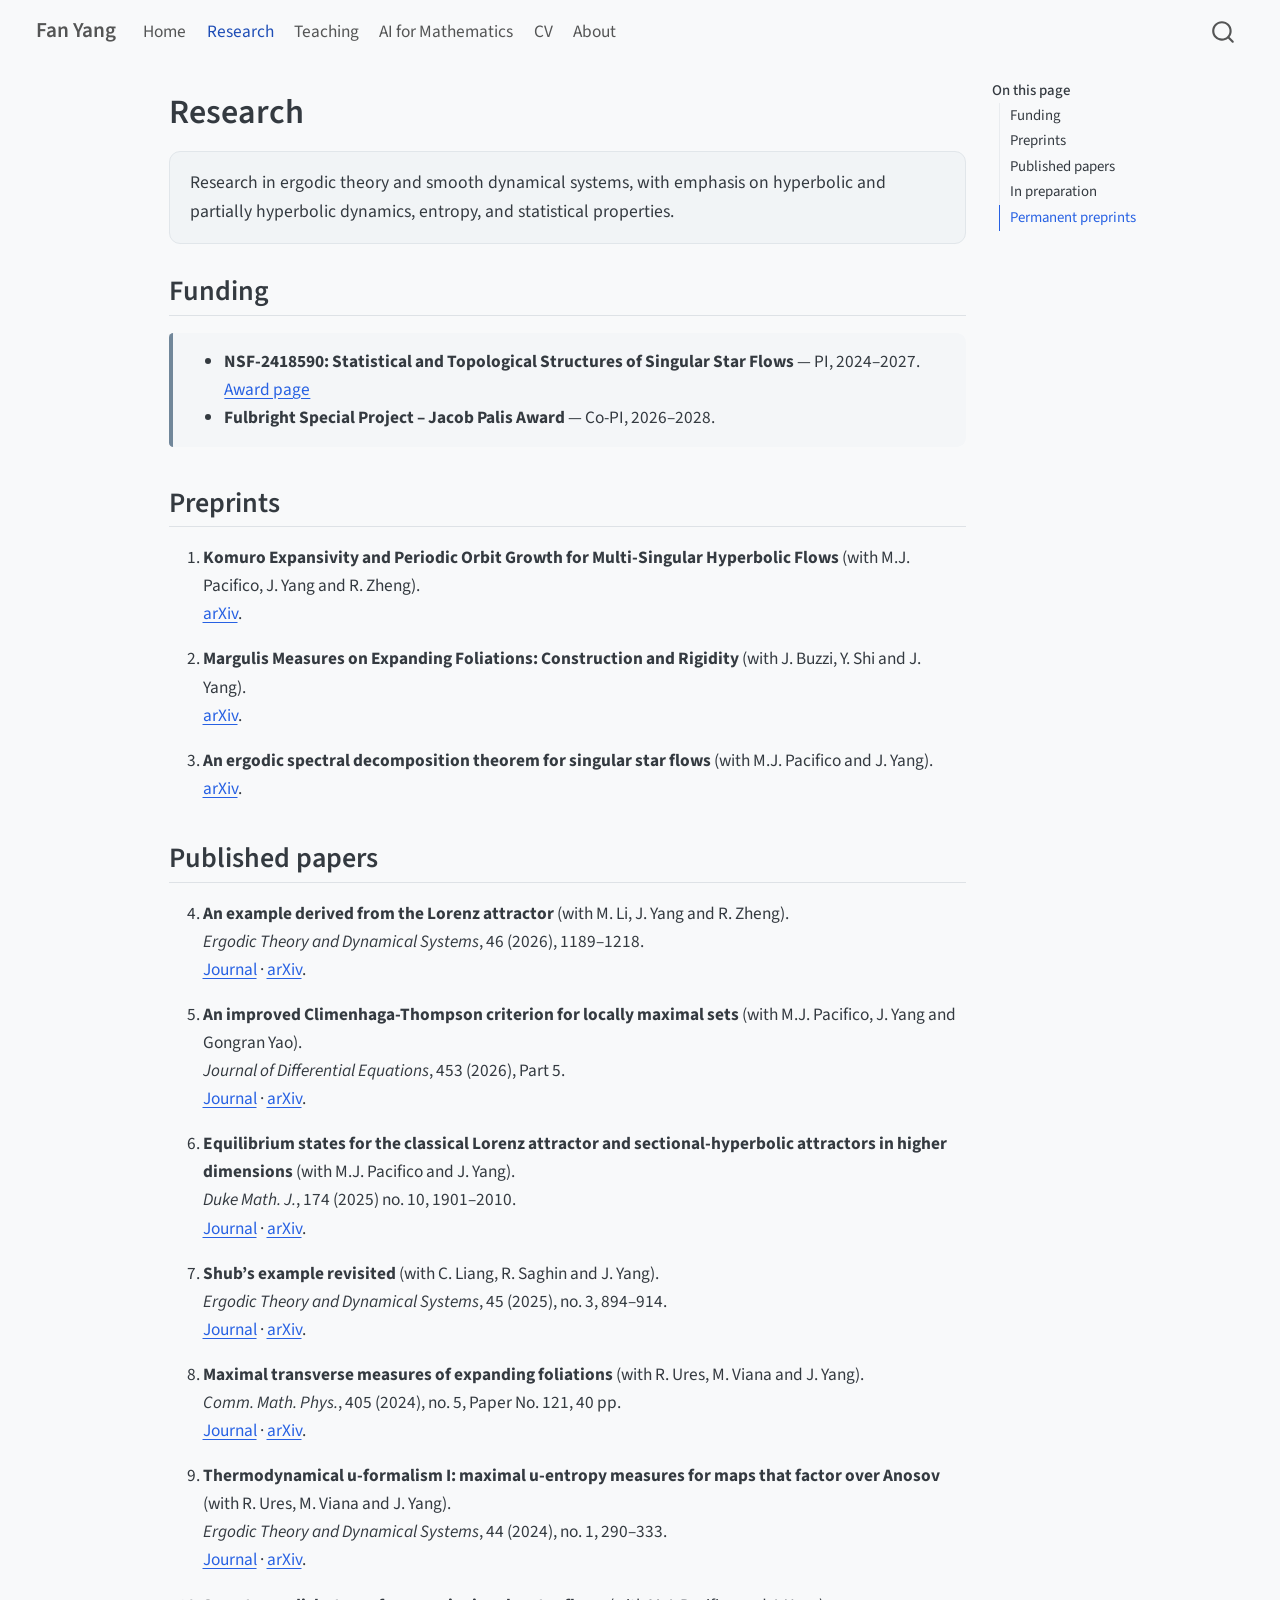
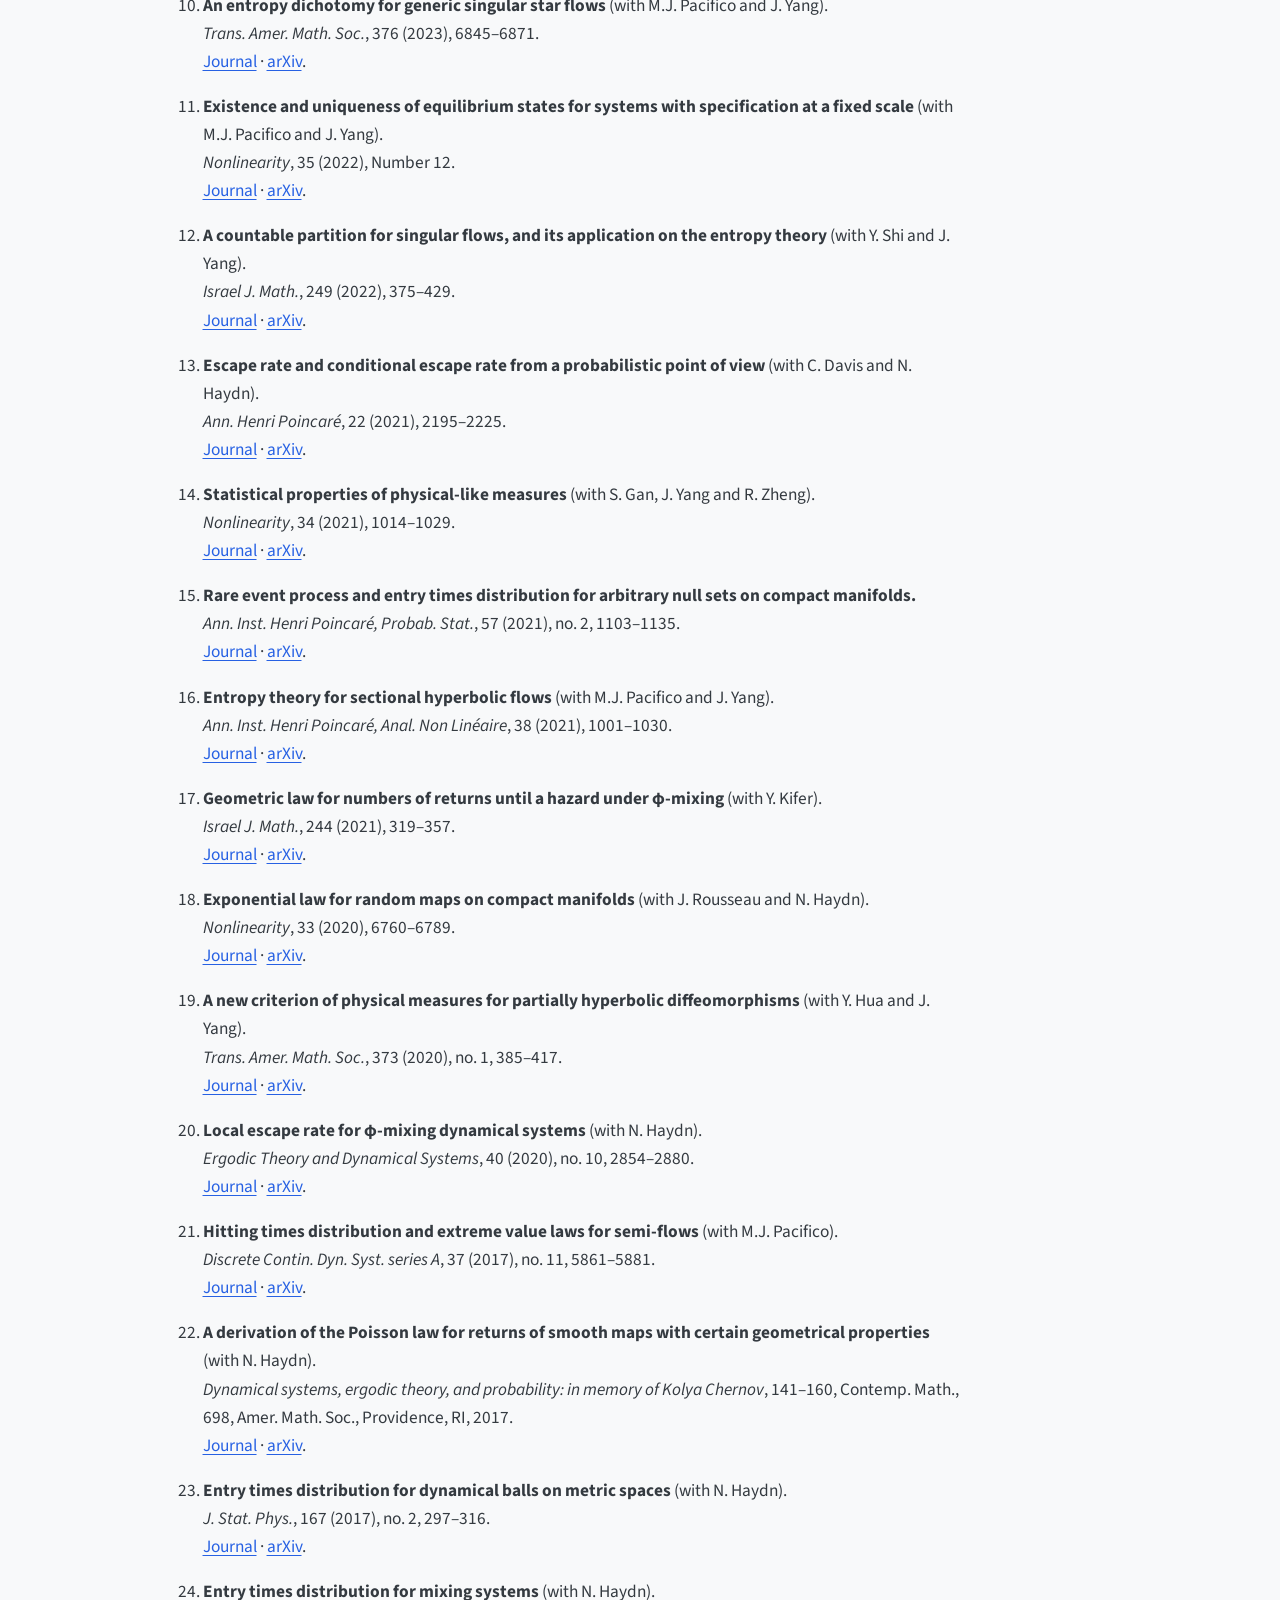
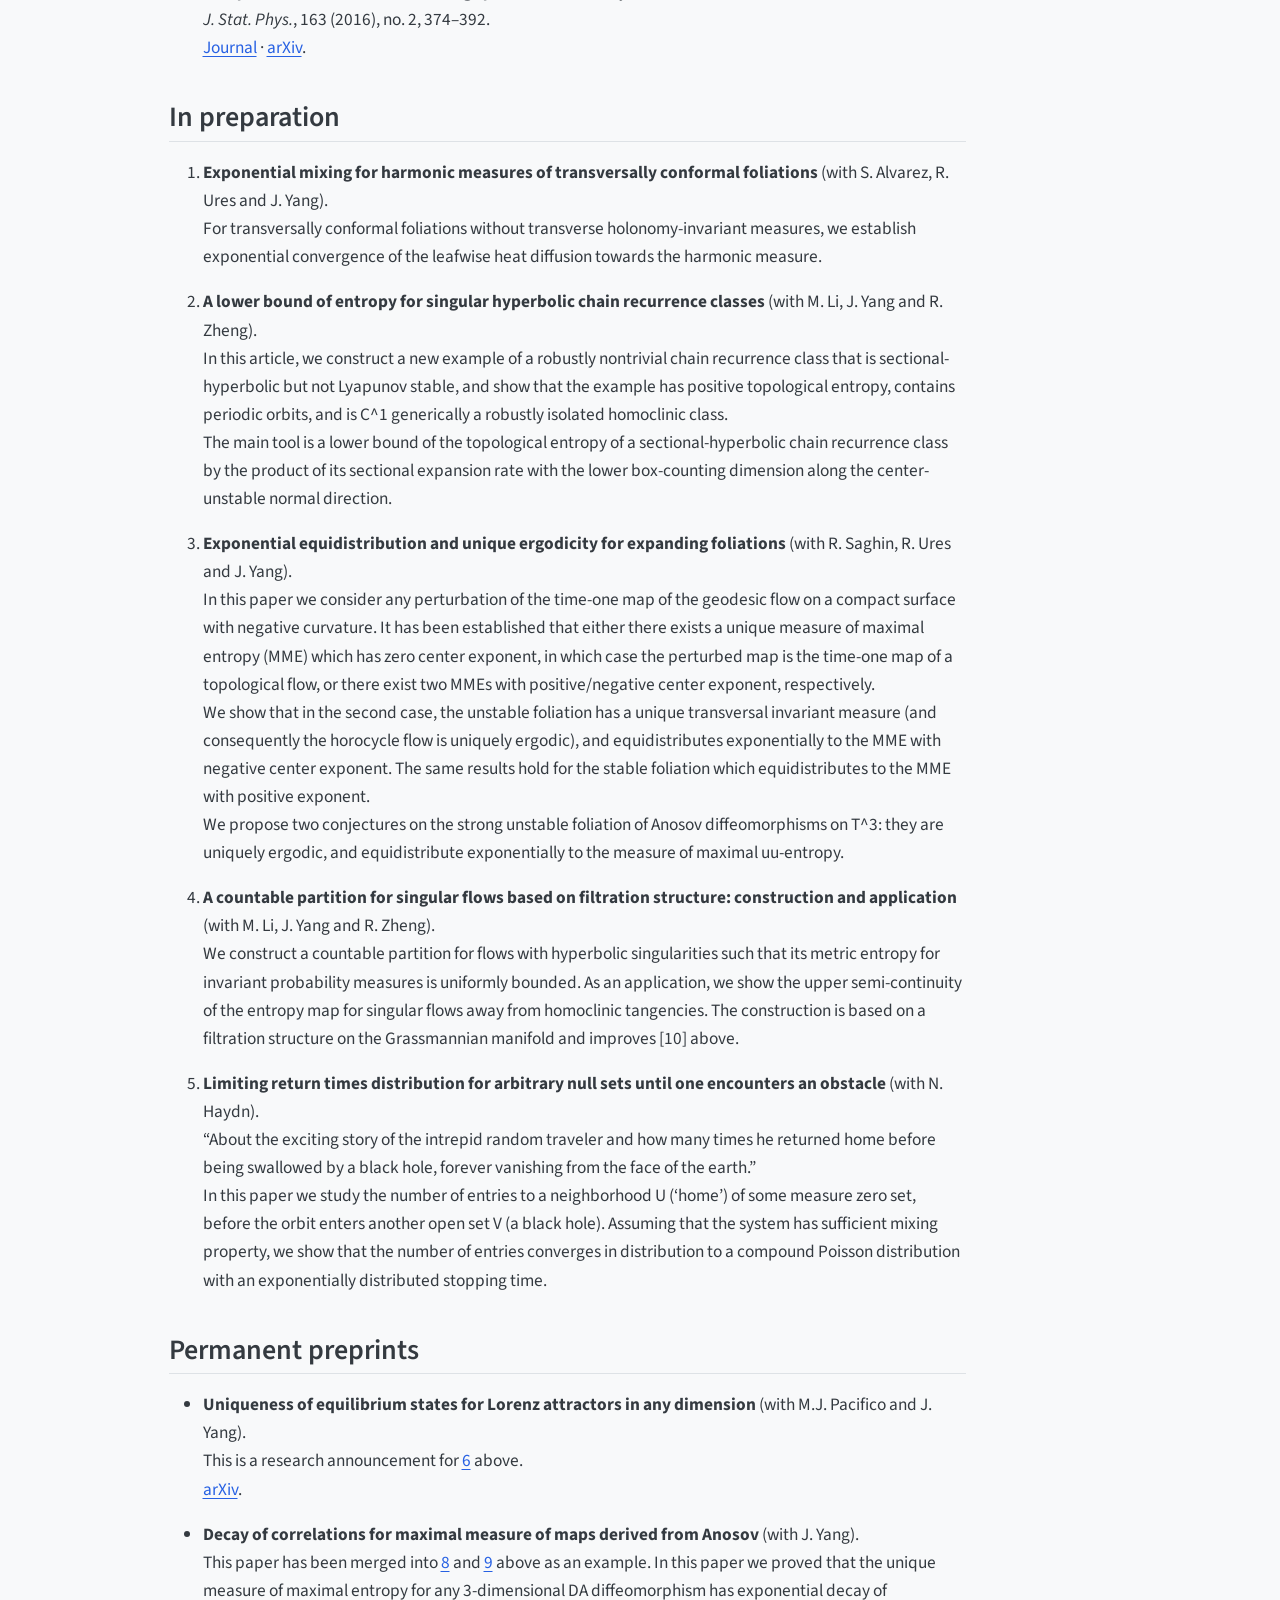
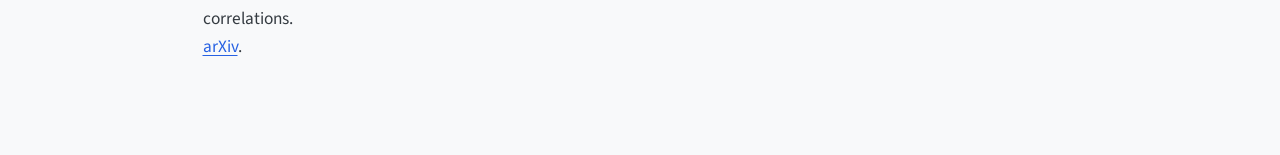
<file: research-and-publications.html>
<!DOCTYPE html>
<html xmlns="http://www.w3.org/1999/xhtml" lang="en" xml:lang="en"><head>

<meta charset="utf-8">
<meta name="generator" content="quarto-1.10.18">

<meta name="viewport" content="width=device-width, initial-scale=1.0, user-scalable=yes">


<title>Research – Fan Yang</title>
<style>
/* Default styles provided by pandoc.
** See https://pandoc.org/MANUAL.html#variables-for-html for config info.
*/
span.smallcaps{font-variant: small-caps;}
div.columns{display: flex; gap: 1.5em;}
div.column{flex: auto;}
@media screen {
div.columns{gap: min(4vw, 1.5em);}
div.column{overflow-x: auto;}
}
div.hanging-indent{margin-left: 1.5em; text-indent: -1.5em;}
ul.task-list{list-style: none;}
ul.task-list li input[type="checkbox"] {
  width: 0.8em;
  margin: 0 0.8em 0.2em -1em; /* quarto-specific, see https://github.com/quarto-dev/quarto-cli/issues/4556 */ 
  vertical-align: middle;
}
</style>


<script src="site_libs/quarto-nav/quarto-nav.js"></script>
<script src="site_libs/quarto-nav/headroom.min.js"></script>
<script src="site_libs/clipboard/clipboard.min.js"></script>
<script src="site_libs/quarto-search/autocomplete.umd.js"></script>
<script src="site_libs/quarto-search/fuse.min.js"></script>
<script src="site_libs/quarto-search/quarto-search.js"></script>
<meta name="quarto:offset" content="./">
<script src="site_libs/quarto-html/quarto.js" type="module"></script>
<script src="site_libs/quarto-html/tabsets/tabsets.js" type="module"></script>
<script src="site_libs/quarto-html/popper.min.js"></script>
<script src="site_libs/quarto-html/tippy.umd.min.js"></script>
<link href="site_libs/quarto-html/tippy.css" rel="stylesheet">
<link href="site_libs/quarto-html/quarto-syntax-highlighting-64a204ab8560d761af7679ceaba22944.css" rel="stylesheet" id="quarto-text-highlighting-styles">
<script src="site_libs/bootstrap/bootstrap.min.js"></script>
<link href="site_libs/bootstrap/bootstrap-icons.css" rel="stylesheet">
<link href="site_libs/bootstrap/bootstrap-445b8638c3d06994fee0907d791121c4.min.css" rel="stylesheet" append-hash="true" id="quarto-bootstrap" data-mode="light">
<script id="quarto-search-options" type="application/json">{
  "location": "navbar",
  "copy-button": false,
  "collapse-after": 3,
  "panel-placement": "end",
  "type": "overlay",
  "limit": 50,
  "keyboard-shortcut": [
    "f",
    "/",
    "s"
  ],
  "show-item-context": false,
  "language": {
    "search-no-results-text": "No results",
    "search-matching-documents-text": "matching documents",
    "search-copy-link-title": "Copy link to search",
    "search-hide-matches-text": "Hide additional matches",
    "search-more-match-text": "more match in this document",
    "search-more-matches-text": "more matches in this document",
    "search-clear-button-title": "Clear",
    "search-text-placeholder": "",
    "search-detached-cancel-button-title": "Cancel",
    "search-submit-button-title": "Submit",
    "search-label": "Search"
  }
}</script>


<link rel="stylesheet" href="site-20260906.css">
</head>

<body class="nav-fixed quarto-light">

<div id="quarto-search-results"></div>
  <header id="quarto-header" class="headroom fixed-top">
    <nav class="navbar navbar-expand-lg " data-bs-theme="dark">
      <div class="navbar-container container-fluid">
      <div class="navbar-brand-container mx-auto">
    <a class="navbar-brand" href="./index.html">
    <span class="navbar-title">Fan Yang</span>
    </a>
  </div>
            <div id="quarto-search" class="" title="Search"></div>
          <button class="navbar-toggler" type="button" data-bs-toggle="collapse" data-bs-target="#navbarCollapse" aria-controls="navbarCollapse" role="menu" aria-expanded="false" aria-label="Toggle navigation" onclick="if (window.quartoToggleHeadroom) { window.quartoToggleHeadroom(); }">
  <span class="navbar-toggler-icon"></span>
</button>
          <div class="collapse navbar-collapse" id="navbarCollapse">
            <ul class="navbar-nav navbar-nav-scroll me-auto">
  <li class="nav-item">
    <a class="nav-link" href="./index.html"> 
<span class="menu-text">Home</span></a>
  </li>  
  <li class="nav-item">
    <a class="nav-link active" href="./research-and-publications.html" aria-current="page"> 
<span class="menu-text">Research</span></a>
  </li>  
  <li class="nav-item">
    <a class="nav-link" href="./teaching.html"> 
<span class="menu-text">Teaching</span></a>
  </li>  
  <li class="nav-item">
    <a class="nav-link" href="./ai-for-mathematics.html"> 
<span class="menu-text">AI for Mathematics</span></a>
  </li>  
  <li class="nav-item">
    <a class="nav-link" href="https://www.dropbox.com/scl/fi/lx8904ivaku64ta4567kk/CV.pdf?rlkey=yzhe9lqyrfjpr1rv62sb2cgor&amp;dl=0"> 
<span class="menu-text">CV</span></a>
  </li>  
  <li class="nav-item">
    <a class="nav-link" href="./about.html"> 
<span class="menu-text">About</span></a>
  </li>  
</ul>
          </div> <!-- /navcollapse -->
            <div class="quarto-navbar-tools">
</div>
      </div> <!-- /container-fluid -->
    </nav>
</header>
<!-- content -->
<div id="quarto-content" class="quarto-container page-columns page-rows-contents page-layout-article page-navbar">
<!-- sidebar -->
<!-- margin-sidebar -->
    <div id="quarto-margin-sidebar" class="sidebar margin-sidebar">
        <nav id="TOC" role="doc-toc" class="toc-active">
    <h2 id="toc-title">On this page</h2>
   
  <ul class="collapse">
  <li><a href="#funding" id="toc-funding" class="nav-link active" data-scroll-target="#funding">Funding</a></li>
  <li><a href="#preprints" id="toc-preprints" class="nav-link" data-scroll-target="#preprints">Preprints</a></li>
  <li><a href="#published-papers" id="toc-published-papers" class="nav-link" data-scroll-target="#published-papers">Published papers</a></li>
  <li><a href="#in-preparation" id="toc-in-preparation" class="nav-link" data-scroll-target="#in-preparation">In preparation</a></li>
  <li><a href="#permanent-preprints" id="toc-permanent-preprints" class="nav-link" data-scroll-target="#permanent-preprints">Permanent preprints</a></li>
  </ul>
</nav>
    </div>
<!-- main -->
<main class="content" id="quarto-document-content">

<header id="title-block-header" class="quarto-title-block default">
<div class="quarto-title">
<h1 class="title">Research</h1>
</div>



<div class="quarto-title-meta">

    
  
    
  </div>
  


</header>


<div class="page-intro">
<p>Research in ergodic theory and smooth dynamical systems, with emphasis on hyperbolic and partially hyperbolic dynamics, entropy, and statistical properties.</p>
</div>
<section id="funding" class="level2">
<h2 data-anchor-id="funding">Funding</h2>
<div class="page-feature">
<ul>
<li><strong>NSF-2418590: Statistical and Topological Structures of Singular Star Flows</strong> — PI, 2024–2027. <a href="https://www.nsf.gov/awardsearch/show-award/?AWD_ID=2418590&amp;HistoricalAwards=false">Award page</a></li>
<li><strong>Fulbright Special Project – Jacob Palis Award</strong> — Co-PI, 2026–2028.</li>
</ul>
</div>
</section>
<section id="preprints" class="level2">
<h2 data-anchor-id="preprints">Preprints</h2>
<ol type="1">
<li><p><strong>Komuro Expansivity and Periodic Orbit Growth for Multi-Singular Hyperbolic Flows</strong> (with M.J. Pacifico, J. Yang and R. Zheng).<br>
<a href="https://arxiv.org/abs/2608.02186">arXiv</a>.</p></li>
<li><p><strong>Margulis Measures on Expanding Foliations: Construction and Rigidity</strong> (with J. Buzzi, Y. Shi and J. Yang).<br>
<a href="https://arxiv.org/abs/2607.13556">arXiv</a>.</p></li>
<li><p><strong>An ergodic spectral decomposition theorem for singular star flows</strong> (with M.J. Pacifico and J. Yang).<br>
<a href="https://arxiv.org/abs/2506.19989">arXiv</a>.</p></li>
</ol>
</section>
<section id="published-papers" class="level2">
<h2 data-anchor-id="published-papers">Published papers</h2>
<ol start="4" type="1">
<li><p><strong>An example derived from the Lorenz attractor</strong> (with M. Li, J. Yang and R. Zheng).<br>
<em>Ergodic Theory and Dynamical Systems</em>, 46 (2026), 1189–1218.<br>
<a href="https://doi.org/10.1017/etds.2026.10275">Journal</a> · <a href="https://arxiv.org/abs/2302.02098">arXiv</a>.</p></li>
<li><p><strong>An improved Climenhaga-Thompson criterion for locally maximal sets</strong> (with M.J. Pacifico, J. Yang and Gongran Yao).<br>
<em>Journal of Differential Equations</em>, 453 (2026), Part 5.<br>
<a href="https://doi.org/10.1016/j.jde.2025.113921">Journal</a> · <a href="https://arxiv.org/abs/2503.23173">arXiv</a>.</p></li>
<li><p><strong>Equilibrium states for the classical Lorenz attractor and sectional-hyperbolic attractors in higher dimensions</strong> (with M.J. Pacifico and J. Yang).<br>
<em>Duke Math. J.</em>, 174 (2025) no. 10, 1901–2010.<br>
<a href="https://doi.org/10.1215/00127094-2024-0067">Journal</a> · <a href="https://arxiv.org/abs/2209.10784">arXiv</a>.</p></li>
<li><p><strong>Shub’s example revisited</strong> (with C. Liang, R. Saghin and J. Yang).<br>
<em>Ergodic Theory and Dynamical Systems</em>, 45 (2025), no. 3, 894–914.<br>
<a href="https://doi.org/10.1017/etds.2024.63">Journal</a> · <a href="https://arxiv.org/abs/2303.17775">arXiv</a>.</p></li>
<li><p><strong>Maximal transverse measures of expanding foliations</strong> (with R. Ures, M. Viana and J. Yang).<br>
<em>Comm. Math. Phys.</em>, 405 (2024), no. 5, Paper No.&nbsp;121, 40 pp.<br>
<a href="https://doi.org/10.1007/s00220-024-04993-w">Journal</a> · <a href="https://arxiv.org/abs/2212.05172">arXiv</a>.</p></li>
<li><p><strong>Thermodynamical u-formalism I: maximal u-entropy measures for maps that factor over Anosov</strong> (with R. Ures, M. Viana and J. Yang).<br>
<em>Ergodic Theory and Dynamical Systems</em>, 44 (2024), no. 1, 290–333.<br>
<a href="https://doi.org/10.1017/etds.2023.8">Journal</a> · <a href="https://arxiv.org/abs/2011.02637">arXiv</a>.</p></li>
<li><p><strong>An entropy dichotomy for generic singular star flows</strong> (with M.J. Pacifico and J. Yang).<br>
<em>Trans. Amer. Math. Soc.</em>, 376 (2023), 6845–6871.<br>
<a href="https://doi.org/10.1090/tran/8989">Journal</a> · <a href="https://arxiv.org/abs/2101.09480">arXiv</a>.</p></li>
<li><p><strong>Existence and uniqueness of equilibrium states for systems with specification at a fixed scale</strong> (with M.J. Pacifico and J. Yang).<br>
<em>Nonlinearity</em>, 35 (2022), Number 12.<br>
<a href="https://doi.org/10.1088/1361-6544/ac956f">Journal</a> · <a href="https://arxiv.org/abs/2201.06568">arXiv</a>.</p></li>
<li><p><strong>A countable partition for singular flows, and its application on the entropy theory</strong> (with Y. Shi and J. Yang).<br>
<em>Israel J. Math.</em>, 249 (2022), 375–429.<br>
<a href="https://doi.org/10.1007/s11856-022-2316-4">Journal</a> · <a href="https://arxiv.org/abs/1908.01380">arXiv</a>.</p></li>
<li><p><strong>Escape rate and conditional escape rate from a probabilistic point of view</strong> (with C. Davis and N. Haydn).<br>
<em>Ann. Henri Poincaré</em>, 22 (2021), 2195–2225.<br>
<a href="https://doi.org/10.1007/s00023-021-01070-z">Journal</a> · <a href="https://arxiv.org/abs/2006.06112">arXiv</a>.</p></li>
<li><p><strong>Statistical properties of physical-like measures</strong> (with S. Gan, J. Yang and R. Zheng).<br>
<em>Nonlinearity</em>, 34 (2021), 1014–1029.<br>
<a href="https://doi.org/10.1088/1361-6544/abd7c9">Journal</a> · <a href="https://arxiv.org/abs/2009.11089">arXiv</a>.</p></li>
<li><p><strong>Rare event process and entry times distribution for arbitrary null sets on compact manifolds.</strong><br>
<em>Ann. Inst. Henri Poincaré, Probab. Stat.</em>, 57 (2021), no. 2, 1103–1135.<br>
<a href="https://doi.org/10.1214/20-AIHP1109">Journal</a> · <a href="https://arxiv.org/abs/1905.09956">arXiv</a>.</p></li>
<li><p><strong>Entropy theory for sectional hyperbolic flows</strong> (with M.J. Pacifico and J. Yang).<br>
<em>Ann. Inst. Henri Poincaré, Anal. Non Linéaire</em>, 38 (2021), 1001–1030.<br>
<a href="https://doi.org/10.1016/j.anihpc.2020.10.001">Journal</a> · <a href="https://arxiv.org/abs/1901.07436">arXiv</a>.</p></li>
<li><p><strong>Geometric law for numbers of returns until a hazard under φ-mixing</strong> (with Y. Kifer).<br>
<em>Israel J. Math.</em>, 244 (2021), 319–357.<br>
<a href="https://doi.org/10.1007/s11856-021-2182-5">Journal</a> · <a href="https://arxiv.org/abs/1812.09927">arXiv</a>.</p></li>
<li><p><strong>Exponential law for random maps on compact manifolds</strong> (with J. Rousseau and N. Haydn).<br>
<em>Nonlinearity</em>, 33 (2020), 6760–6789.<br>
<a href="https://doi.org/10.1088/1361-6544/aba88a">Journal</a> · <a href="https://arxiv.org/abs/1705.05869">arXiv</a>.</p></li>
<li><p><strong>A new criterion of physical measures for partially hyperbolic diffeomorphisms</strong> (with Y. Hua and J. Yang).<br>
<em>Trans. Amer. Math. Soc.</em>, 373 (2020), no. 1, 385–417.<br>
<a href="https://doi.org/10.1090/tran/7920">Journal</a> · <a href="https://arxiv.org/abs/1812.03818">arXiv</a>.</p></li>
<li><p><strong>Local escape rate for φ-mixing dynamical systems</strong> (with N. Haydn).<br>
<em>Ergodic Theory and Dynamical Systems</em>, 40 (2020), no. 10, 2854–2880.<br>
<a href="https://doi.org/10.1017/etds.2019.21">Journal</a> · <a href="https://arxiv.org/abs/1806.07148">arXiv</a>.</p></li>
<li><p><strong>Hitting times distribution and extreme value laws for semi-flows</strong> (with M.J. Pacifico).<br>
<em>Discrete Contin. Dyn. Syst. series A</em>, 37 (2017), no. 11, 5861–5881.<br>
<a href="https://doi.org/10.3934/dcds.2017255">Journal</a> · <a href="https://arxiv.org/abs/1606.09142">arXiv</a>.</p></li>
<li><p><strong>A derivation of the Poisson law for returns of smooth maps with certain geometrical properties</strong> (with N. Haydn).<br>
<em>Dynamical systems, ergodic theory, and probability: in memory of Kolya Chernov</em>, 141–160, Contemp. Math., 698, Amer. Math. Soc., Providence, RI, 2017.<br>
<a href="https://doi.org/10.1090/conm/698/14031">Journal</a> · <a href="https://arxiv.org/abs/1602.01923">arXiv</a>.</p></li>
<li><p><strong>Entry times distribution for dynamical balls on metric spaces</strong> (with N. Haydn).<br>
<em>J. Stat. Phys.</em>, 167 (2017), no. 2, 297–316.<br>
<a href="https://doi.org/10.1007/s10955-017-1745-7">Journal</a> · <a href="https://arxiv.org/abs/1410.8640">arXiv</a>.</p></li>
<li><p><strong>Entry times distribution for mixing systems</strong> (with N. Haydn).<br>
<em>J. Stat. Phys.</em>, 163 (2016), no. 2, 374–392.<br>
<a href="https://doi.org/10.1007/s10955-016-1487-y">Journal</a> · <a href="https://arxiv.org/abs/1412.4197">arXiv</a>.</p></li>
</ol>
</section>
<section id="in-preparation" class="level2">
<h2 data-anchor-id="in-preparation">In preparation</h2>
<ol type="1">
<li><p><strong>Exponential mixing for harmonic measures of transversally conformal foliations</strong> (with S. Alvarez, R. Ures and J. Yang).<br>
For transversally conformal foliations without transverse holonomy-invariant measures, we establish exponential convergence of the leafwise heat diffusion towards the harmonic measure.</p></li>
<li><p><strong>A lower bound of entropy for singular hyperbolic chain recurrence classes</strong> (with M. Li, J. Yang and R. Zheng).<br>
In this article, we construct a new example of a robustly nontrivial chain recurrence class that is sectional-hyperbolic but not Lyapunov stable, and show that the example has positive topological entropy, contains periodic orbits, and is C^1 generically a robustly isolated homoclinic class.<br>
The main tool is a lower bound of the topological entropy of a sectional-hyperbolic chain recurrence class by the product of its sectional expansion rate with the lower box-counting dimension along the center-unstable normal direction.</p></li>
<li><p><strong>Exponential equidistribution and unique ergodicity for expanding foliations</strong> (with R. Saghin, R. Ures and J. Yang).<br>
In this paper we consider any perturbation of the time-one map of the geodesic flow on a compact surface with negative curvature. It has been established that either there exists a unique measure of maximal entropy (MME) which has zero center exponent, in which case the perturbed map is the time-one map of a topological flow, or there exist two MMEs with positive/negative center exponent, respectively.<br>
We show that in the second case, the unstable foliation has a unique transversal invariant measure (and consequently the horocycle flow is uniquely ergodic), and equidistributes exponentially to the MME with negative center exponent. The same results hold for the stable foliation which equidistributes to the MME with positive exponent.<br>
We propose two conjectures on the strong unstable foliation of Anosov diffeomorphisms on T^3: they are uniquely ergodic, and equidistribute exponentially to the measure of maximal uu-entropy.</p></li>
<li><p><strong>A countable partition for singular flows based on filtration structure: construction and application</strong> (with M. Li, J. Yang and R. Zheng).<br>
We construct a countable partition for flows with hyperbolic singularities such that its metric entropy for invariant probability measures is uniformly bounded. As an application, we show the upper semi-continuity of the entropy map for singular flows away from homoclinic tangencies. The construction is based on a filtration structure on the Grassmannian manifold and improves [10] above.</p></li>
<li><p><strong>Limiting return times distribution for arbitrary null sets until one encounters an obstacle</strong> (with N. Haydn).<br>
“About the exciting story of the intrepid random traveler and how many times he returned home before being swallowed by a black hole, forever vanishing from the face of the earth.”<br>
In this paper we study the number of entries to a neighborhood U (‘home’) of some measure zero set, before the orbit enters another open set V (a black hole). Assuming that the system has sufficient mixing property, we show that the number of entries converges in distribution to a compound Poisson distribution with an exponentially distributed stopping time.</p></li>
</ol>
</section>
<section id="permanent-preprints" class="level2">
<h2 data-anchor-id="permanent-preprints">Permanent preprints</h2>
<ul>
<li><p><strong>Uniqueness of equilibrium states for Lorenz attractors in any dimension</strong> (with M.J. Pacifico and J. Yang).<br>
This is a research announcement for <a href="https://doi.org/10.1215/00127094-2024-0067">6</a> above.<br>
<a href="https://arxiv.org/abs/2201.06622">arXiv</a>.</p></li>
<li><p><strong>Decay of correlations for maximal measure of maps derived from Anosov</strong> (with J. Yang).<br>
This paper has been merged into <a href="https://doi.org/10.1007/s00220-024-04993-w">8</a> and <a href="https://doi.org/10.1017/etds.2023.8">9</a> above as an example. In this paper we proved that the unique measure of maximal entropy for any 3-dimensional DA diffeomorphism has exponential decay of correlations.<br>
<a href="https://arxiv.org/abs/1610.00796">arXiv</a>.</p></li>
</ul>


</section>

</main> <!-- /main -->
<script id="quarto-html-after-body" type="application/javascript">
  window.document.addEventListener("DOMContentLoaded", function (event) {
    const isCodeAnnotation = (el) => {
      for (const clz of el.classList) {
        if (clz.startsWith('code-annotation-')) {                     
          return true;
        }
      }
      return false;
    }
    const onCopySuccess = function(e) {
      // button target
      const button = e.trigger;
      // don't keep focus
      button.blur();
      // flash "checked"
      button.classList.add('code-copy-button-checked');
      var currentTitle = button.getAttribute("title");
      button.setAttribute("title", "Copied!");
      let tooltip;
      if (window.bootstrap) {
        button.setAttribute("data-bs-toggle", "tooltip");
        button.setAttribute("data-bs-placement", "left");
        button.setAttribute("data-bs-title", "Copied!");
        tooltip = new bootstrap.Tooltip(button, 
          { trigger: "manual", 
            customClass: "code-copy-button-tooltip",
            offset: [0, -8]});
        tooltip.show();    
      }
      setTimeout(function() {
        if (tooltip) {
          tooltip.hide();
          button.removeAttribute("data-bs-title");
          button.removeAttribute("data-bs-toggle");
          button.removeAttribute("data-bs-placement");
        }
        button.setAttribute("title", currentTitle);
        button.classList.remove('code-copy-button-checked');
      }, 1000);
      // clear code selection
      e.clearSelection();
    }
    const getTextToCopy = function(trigger) {
      const outerScaffold = trigger.parentElement.cloneNode(true);
      const codeEl = outerScaffold.querySelector('code');
      for (const childEl of codeEl.children) {
        if (isCodeAnnotation(childEl)) {
          childEl.remove();
        }
      }
      return codeEl.innerText;
    }
    const clipboard = new window.ClipboardJS('.code-copy-button:not([data-in-quarto-modal])', {
      text: getTextToCopy
    });
    clipboard.on('success', onCopySuccess);
    if (window.document.getElementById('quarto-embedded-source-code-modal')) {
      const clipboardModal = new window.ClipboardJS('.code-copy-button[data-in-quarto-modal]', {
        text: getTextToCopy,
        container: window.document.getElementById('quarto-embedded-source-code-modal')
      });
      clipboardModal.on('success', onCopySuccess);
    }
      var localhostRegex = new RegExp(/^(?:http|https):\/\/localhost\:?[0-9]*\//);
      var mailtoRegex = new RegExp(/^mailto:/);
        var filterRegex = new RegExp("https:\/\/fanyang-math\.github\.io");
      var isInternal = (href) => {
          return filterRegex.test(href) || localhostRegex.test(href) || mailtoRegex.test(href);
      }
      // Inspect non-navigation links and adorn them if external
     var links = window.document.querySelectorAll('a[href]:not(.nav-link):not(.navbar-brand):not(.toc-action):not(.sidebar-link):not(.sidebar-item-toggle):not(.pagination-link):not(.no-external):not([aria-hidden]):not(.dropdown-item):not(.quarto-navigation-tool):not(.about-link)');
      for (var i=0; i<links.length; i++) {
        const link = links[i];
        if (!isInternal(link.href)) {
          // undo the damage that might have been done by quarto-nav.js in the case of
          // links that we want to consider external
          if (link.dataset.originalHref !== undefined) {
            link.href = link.dataset.originalHref;
          }
            // target, if specified
            link.setAttribute("target", "_blank");
            if (link.getAttribute("rel") === null) {
              link.setAttribute("rel", "noopener");
            }
        }
      }
    function tippyHover(el, contentFn, onTriggerFn, onUntriggerFn) {
      const config = {
        allowHTML: true,
        maxWidth: 500,
        delay: 100,
        arrow: false,
        appendTo: function(el) {
            return el.parentElement;
        },
        interactive: true,
        interactiveBorder: 10,
        theme: 'quarto',
        placement: 'bottom-start',
      };
      if (contentFn) {
        config.content = contentFn;
      }
      if (onTriggerFn) {
        config.onTrigger = onTriggerFn;
      }
      if (onUntriggerFn) {
        config.onUntrigger = onUntriggerFn;
      }
      window.tippy(el, config); 
    }
    const noterefs = window.document.querySelectorAll('a[role="doc-noteref"]');
    for (var i=0; i<noterefs.length; i++) {
      const ref = noterefs[i];
      tippyHover(ref, function() {
        // use id or data attribute instead here
        let href = ref.getAttribute('data-footnote-href') || ref.getAttribute('href');
        try { href = new URL(href).hash; } catch {}
        const id = href.replace(/^#\/?/, "");
        const note = window.document.getElementById(id);
        if (note) {
          return note.innerHTML;
        } else {
          return "";
        }
      });
    }
    const xrefs = window.document.querySelectorAll('a.quarto-xref');
    const processXRef = (id, note) => {
      // Strip column container classes
      const stripColumnClz = (el) => {
        el.classList.remove("page-full", "page-columns");
        if (el.children) {
          for (const child of el.children) {
            stripColumnClz(child);
          }
        }
      }
      stripColumnClz(note)
      if (id === null || id.startsWith('sec-')) {
        // Special case sections, only their first couple elements
        const container = document.createElement("div");
        if (note.children && note.children.length > 2) {
          container.appendChild(note.children[0].cloneNode(true));
          for (let i = 1; i < note.children.length; i++) {
            const child = note.children[i];
            if (child.tagName === "P" && child.innerText === "") {
              continue;
            } else {
              container.appendChild(child.cloneNode(true));
              break;
            }
          }
          if (window.Quarto?.typesetMath) {
            window.Quarto.typesetMath(container);
          }
          return container.innerHTML
        } else {
          if (window.Quarto?.typesetMath) {
            window.Quarto.typesetMath(note);
          }
          return note.innerHTML;
        }
      } else {
        // Remove any anchor links if they are present
        const anchorLink = note.querySelector('a.anchorjs-link');
        if (anchorLink) {
          anchorLink.remove();
        }
        if (window.Quarto?.typesetMath) {
          window.Quarto.typesetMath(note);
        }
        if (note.classList.contains("callout")) {
          return note.outerHTML;
        } else {
          return note.innerHTML;
        }
      }
    }
    for (var i=0; i<xrefs.length; i++) {
      const xref = xrefs[i];
      tippyHover(xref, undefined, function(instance) {
        instance.disable();
        let url = xref.getAttribute('href');
        let hash = undefined; 
        if (url.startsWith('#')) {
          hash = url;
        } else {
          try { hash = new URL(url).hash; } catch {}
        }
        if (hash) {
          const id = hash.replace(/^#\/?/, "");
          const note = window.document.getElementById(id);
          if (note !== null) {
            try {
              const html = processXRef(id, note.cloneNode(true));
              instance.setContent(html);
            } finally {
              instance.enable();
              instance.show();
            }
          } else {
            // See if we can fetch this
            fetch(url.split('#')[0])
            .then(res => res.text())
            .then(html => {
              const parser = new DOMParser();
              const htmlDoc = parser.parseFromString(html, "text/html");
              const note = htmlDoc.getElementById(id);
              if (note !== null) {
                const html = processXRef(id, note);
                instance.setContent(html);
              } 
            }).finally(() => {
              instance.enable();
              instance.show();
            });
          }
        } else {
          // See if we can fetch a full url (with no hash to target)
          // This is a special case and we should probably do some content thinning / targeting
          fetch(url)
          .then(res => res.text())
          .then(html => {
            const parser = new DOMParser();
            const htmlDoc = parser.parseFromString(html, "text/html");
            const note = htmlDoc.querySelector('main.content');
            if (note !== null) {
              // This should only happen for chapter cross references
              // (since there is no id in the URL)
              // remove the first header
              if (note.children.length > 0 && note.children[0].tagName === "HEADER") {
                note.children[0].remove();
              }
              const html = processXRef(null, note);
              instance.setContent(html);
            } 
          }).finally(() => {
            instance.enable();
            instance.show();
          });
        }
      }, function(instance) {
      });
    }
        let selectedAnnoteEl;
        const selectorForAnnotation = ( cell, annotation) => {
          let cellAttr = 'data-code-cell="' + cell + '"';
          let lineAttr = 'data-code-annotation="' +  annotation + '"';
          const selector = 'span[' + cellAttr + '][' + lineAttr + ']';
          return selector;
        }
        const selectCodeLines = (annoteEl) => {
          const doc = window.document;
          const targetCell = annoteEl.getAttribute("data-target-cell");
          const targetAnnotation = annoteEl.getAttribute("data-target-annotation");
          const annoteSpan = window.document.querySelector(selectorForAnnotation(targetCell, targetAnnotation));
          const lines = annoteSpan.getAttribute("data-code-lines").split(",");
          const lineIds = lines.map((line) => {
            return targetCell + "-" + line;
          })
          let top = null;
          let height = null;
          let parent = null;
          if (lineIds.length > 0) {
              //compute the position of the single el (top and bottom and make a div)
              const el = window.document.getElementById(lineIds[0]);
              top = el.offsetTop;
              height = el.offsetHeight;
              parent = el.parentElement.parentElement;
            if (lineIds.length > 1) {
              const lastEl = window.document.getElementById(lineIds[lineIds.length - 1]);
              const bottom = lastEl.offsetTop + lastEl.offsetHeight;
              height = bottom - top;
            }
            if (top !== null && height !== null && parent !== null) {
              // cook up a div (if necessary) and position it 
              let div = window.document.getElementById("code-annotation-line-highlight");
              if (div === null) {
                div = window.document.createElement("div");
                div.setAttribute("id", "code-annotation-line-highlight");
                div.style.position = 'absolute';
                parent.appendChild(div);
              }
              div.style.top = top - 2 + "px";
              div.style.height = height + 4 + "px";
              div.style.left = 0;
              let gutterDiv = window.document.getElementById("code-annotation-line-highlight-gutter");
              if (gutterDiv === null) {
                gutterDiv = window.document.createElement("div");
                gutterDiv.setAttribute("id", "code-annotation-line-highlight-gutter");
                gutterDiv.style.position = 'absolute';
                const codeCell = window.document.getElementById(targetCell);
                const gutter = codeCell.querySelector('.code-annotation-gutter');
                gutter.appendChild(gutterDiv);
              }
              gutterDiv.style.top = top - 2 + "px";
              gutterDiv.style.height = height + 4 + "px";
            }
            selectedAnnoteEl = annoteEl;
          }
        };
        const unselectCodeLines = () => {
          const elementsIds = ["code-annotation-line-highlight", "code-annotation-line-highlight-gutter"];
          elementsIds.forEach((elId) => {
            const div = window.document.getElementById(elId);
            if (div) {
              div.remove();
            }
          });
          selectedAnnoteEl = undefined;
        };
          // Handle positioning of the toggle
      window.addEventListener(
        "resize",
        throttle(() => {
          elRect = undefined;
          if (selectedAnnoteEl) {
            selectCodeLines(selectedAnnoteEl);
          }
        }, 10)
      );
      function throttle(fn, ms) {
      let throttle = false;
      let timer;
        return (...args) => {
          if(!throttle) { // first call gets through
              fn.apply(this, args);
              throttle = true;
          } else { // all the others get throttled
              if(timer) clearTimeout(timer); // cancel #2
              timer = setTimeout(() => {
                fn.apply(this, args);
                timer = throttle = false;
              }, ms);
          }
        };
      }
        // Attach click handler to the DT
        const annoteDls = window.document.querySelectorAll('dt[data-target-cell]');
        for (const annoteDlNode of annoteDls) {
          annoteDlNode.addEventListener('click', (event) => {
            const clickedEl = event.target;
            if (clickedEl !== selectedAnnoteEl) {
              unselectCodeLines();
              const activeEl = window.document.querySelector('dt[data-target-cell].code-annotation-active');
              if (activeEl) {
                activeEl.classList.remove('code-annotation-active');
              }
              selectCodeLines(clickedEl);
              clickedEl.classList.add('code-annotation-active');
            } else {
              // Unselect the line
              unselectCodeLines();
              clickedEl.classList.remove('code-annotation-active');
            }
          });
        }
    const findCites = (el) => {
      const parentEl = el.parentElement;
      if (parentEl) {
        const cites = parentEl.dataset.cites;
        if (cites) {
          return {
            el,
            cites: cites.split(' ')
          };
        } else {
          return findCites(el.parentElement)
        }
      } else {
        return undefined;
      }
    };
    var bibliorefs = window.document.querySelectorAll('a[role="doc-biblioref"]');
    for (var i=0; i<bibliorefs.length; i++) {
      const ref = bibliorefs[i];
      const citeInfo = findCites(ref);
      if (citeInfo) {
        tippyHover(citeInfo.el, function() {
          var popup = window.document.createElement('div');
          citeInfo.cites.forEach(function(cite) {
            var citeDiv = window.document.createElement('div');
            citeDiv.classList.add('hanging-indent');
            citeDiv.classList.add('csl-entry');
            var biblioDiv = window.document.getElementById('ref-' + cite);
            if (biblioDiv) {
              citeDiv.innerHTML = biblioDiv.innerHTML;
            }
            popup.appendChild(citeDiv);
          });
          return popup.innerHTML;
        });
      }
    }
  });
  </script>
</div> <!-- /content -->




</body></html>
</file>
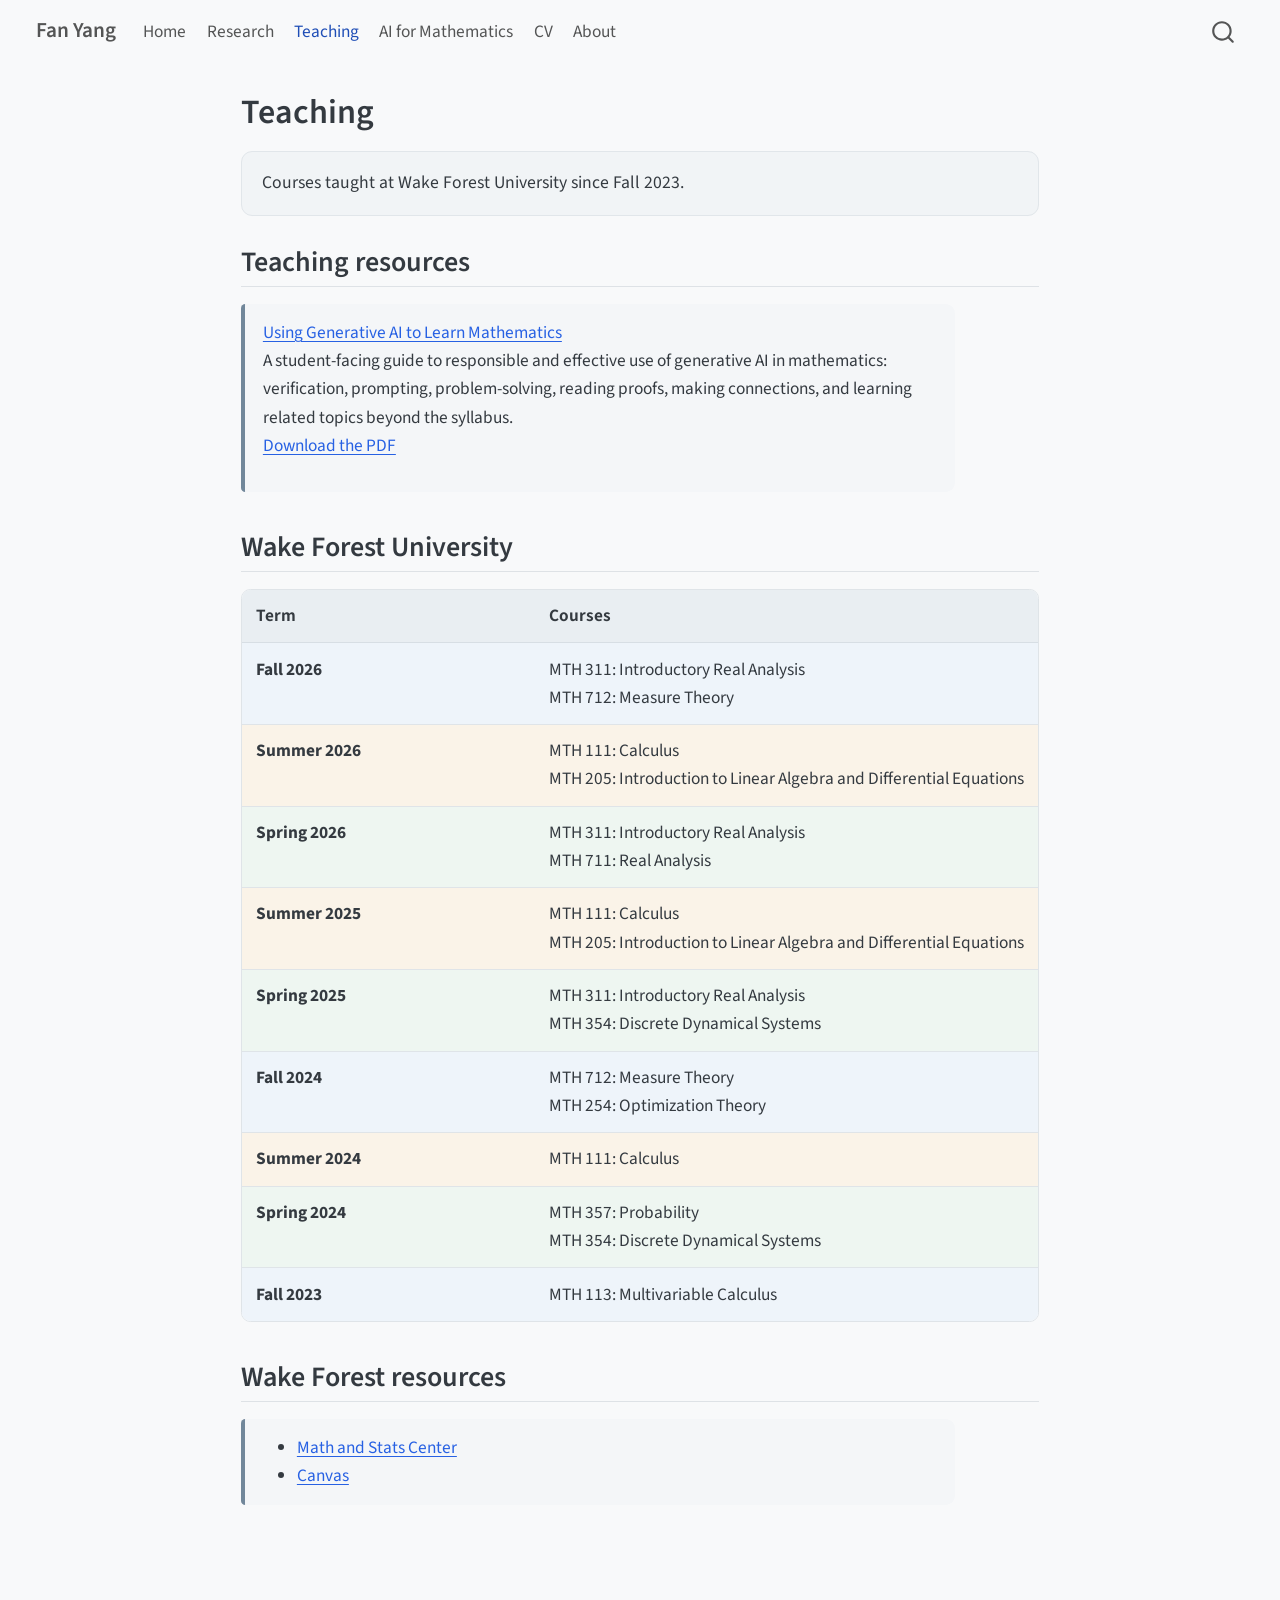
<file: teaching.html>
<!DOCTYPE html>
<html xmlns="http://www.w3.org/1999/xhtml" lang="en" xml:lang="en"><head>

<meta charset="utf-8">
<meta name="generator" content="quarto-1.10.18">

<meta name="viewport" content="width=device-width, initial-scale=1.0, user-scalable=yes">


<title>Teaching – Fan Yang</title>
<style>
/* Default styles provided by pandoc.
** See https://pandoc.org/MANUAL.html#variables-for-html for config info.
*/
span.smallcaps{font-variant: small-caps;}
div.columns{display: flex; gap: 1.5em;}
div.column{flex: auto;}
@media screen {
div.columns{gap: min(4vw, 1.5em);}
div.column{overflow-x: auto;}
}
div.hanging-indent{margin-left: 1.5em; text-indent: -1.5em;}
ul.task-list{list-style: none;}
ul.task-list li input[type="checkbox"] {
  width: 0.8em;
  margin: 0 0.8em 0.2em -1em; /* quarto-specific, see https://github.com/quarto-dev/quarto-cli/issues/4556 */ 
  vertical-align: middle;
}
</style>


<script src="site_libs/quarto-nav/quarto-nav.js"></script>
<script src="site_libs/quarto-nav/headroom.min.js"></script>
<script src="site_libs/clipboard/clipboard.min.js"></script>
<script src="site_libs/quarto-search/autocomplete.umd.js"></script>
<script src="site_libs/quarto-search/fuse.min.js"></script>
<script src="site_libs/quarto-search/quarto-search.js"></script>
<meta name="quarto:offset" content="./">
<script src="site_libs/quarto-html/quarto.js" type="module"></script>
<script src="site_libs/quarto-html/tabsets/tabsets.js" type="module"></script>
<script src="site_libs/quarto-html/popper.min.js"></script>
<script src="site_libs/quarto-html/tippy.umd.min.js"></script>
<link href="site_libs/quarto-html/tippy.css" rel="stylesheet">
<link href="site_libs/quarto-html/quarto-syntax-highlighting-64a204ab8560d761af7679ceaba22944.css" rel="stylesheet" id="quarto-text-highlighting-styles">
<script src="site_libs/bootstrap/bootstrap.min.js"></script>
<link href="site_libs/bootstrap/bootstrap-icons.css" rel="stylesheet">
<link href="site_libs/bootstrap/bootstrap-445b8638c3d06994fee0907d791121c4.min.css" rel="stylesheet" append-hash="true" id="quarto-bootstrap" data-mode="light">
<script id="quarto-search-options" type="application/json">{
  "location": "navbar",
  "copy-button": false,
  "collapse-after": 3,
  "panel-placement": "end",
  "type": "overlay",
  "limit": 50,
  "keyboard-shortcut": [
    "f",
    "/",
    "s"
  ],
  "show-item-context": false,
  "language": {
    "search-no-results-text": "No results",
    "search-matching-documents-text": "matching documents",
    "search-copy-link-title": "Copy link to search",
    "search-hide-matches-text": "Hide additional matches",
    "search-more-match-text": "more match in this document",
    "search-more-matches-text": "more matches in this document",
    "search-clear-button-title": "Clear",
    "search-text-placeholder": "",
    "search-detached-cancel-button-title": "Cancel",
    "search-submit-button-title": "Submit",
    "search-label": "Search"
  }
}</script>


<link rel="stylesheet" href="site-20260906.css">
</head>

<body class="nav-fixed fullcontent quarto-light">

<div id="quarto-search-results"></div>
  <header id="quarto-header" class="headroom fixed-top">
    <nav class="navbar navbar-expand-lg " data-bs-theme="dark">
      <div class="navbar-container container-fluid">
      <div class="navbar-brand-container mx-auto">
    <a class="navbar-brand" href="./index.html">
    <span class="navbar-title">Fan Yang</span>
    </a>
  </div>
            <div id="quarto-search" class="" title="Search"></div>
          <button class="navbar-toggler" type="button" data-bs-toggle="collapse" data-bs-target="#navbarCollapse" aria-controls="navbarCollapse" role="menu" aria-expanded="false" aria-label="Toggle navigation" onclick="if (window.quartoToggleHeadroom) { window.quartoToggleHeadroom(); }">
  <span class="navbar-toggler-icon"></span>
</button>
          <div class="collapse navbar-collapse" id="navbarCollapse">
            <ul class="navbar-nav navbar-nav-scroll me-auto">
  <li class="nav-item">
    <a class="nav-link" href="./index.html"> 
<span class="menu-text">Home</span></a>
  </li>  
  <li class="nav-item">
    <a class="nav-link" href="./research-and-publications.html"> 
<span class="menu-text">Research</span></a>
  </li>  
  <li class="nav-item">
    <a class="nav-link active" href="./teaching.html" aria-current="page"> 
<span class="menu-text">Teaching</span></a>
  </li>  
  <li class="nav-item">
    <a class="nav-link" href="./ai-for-mathematics.html"> 
<span class="menu-text">AI for Mathematics</span></a>
  </li>  
  <li class="nav-item">
    <a class="nav-link" href="https://www.dropbox.com/scl/fi/lx8904ivaku64ta4567kk/CV.pdf?rlkey=yzhe9lqyrfjpr1rv62sb2cgor&amp;dl=0"> 
<span class="menu-text">CV</span></a>
  </li>  
  <li class="nav-item">
    <a class="nav-link" href="./about.html"> 
<span class="menu-text">About</span></a>
  </li>  
</ul>
          </div> <!-- /navcollapse -->
            <div class="quarto-navbar-tools">
</div>
      </div> <!-- /container-fluid -->
    </nav>
</header>
<!-- content -->
<div id="quarto-content" class="quarto-container page-columns page-rows-contents page-layout-article page-navbar">
<!-- sidebar -->
<!-- margin-sidebar -->
    
<!-- main -->
<main class="content" id="quarto-document-content">

<header id="title-block-header" class="quarto-title-block default">
<div class="quarto-title">
<h1 class="title">Teaching</h1>
</div>



<div class="quarto-title-meta">

    
  
    
  </div>
  


</header>


<div class="page-intro">
<p>Courses taught at Wake Forest University since Fall 2023.</p>
</div>
<section id="teaching-resources" class="level2">
<h2 data-anchor-id="teaching-resources">Teaching resources</h2>
<div class="page-feature compact-feature">
<p><strong><a href="ai-for-mathematics.html">Using Generative AI to Learn Mathematics</a></strong><br>
A student-facing guide to responsible and effective use of generative AI in mathematics: verification, prompting, problem-solving, reading proofs, making connections, and learning related topics beyond the syllabus.<br>
<a href="ai-for-mathematics.pdf">Download the PDF</a></p>
</div>
</section>
<section id="wake-forest-university" class="level2">
<h2 data-anchor-id="wake-forest-university">Wake Forest University</h2>
<div class="teaching-table">
<table class="caption-top table">
<colgroup>
<col style="width: 50%">
<col style="width: 50%">
</colgroup>
<thead>
<tr class="header">
<th>Term</th>
<th>Courses</th>
</tr>
</thead>
<tbody>
<tr class="odd">
<td><span class="term-fall"><strong>Fall 2026</strong></span></td>
<td>MTH 311: Introductory Real Analysis<br>MTH 712: Measure Theory</td>
</tr>
<tr class="even">
<td><span class="term-summer"><strong>Summer 2026</strong></span></td>
<td>MTH 111: Calculus<br>MTH 205: Introduction to Linear Algebra and Differential Equations</td>
</tr>
<tr class="odd">
<td><span class="term-spring"><strong>Spring 2026</strong></span></td>
<td>MTH 311: Introductory Real Analysis<br>MTH 711: Real Analysis</td>
</tr>
<tr class="even">
<td><span class="term-summer"><strong>Summer 2025</strong></span></td>
<td>MTH 111: Calculus<br>MTH 205: Introduction to Linear Algebra and Differential Equations</td>
</tr>
<tr class="odd">
<td><span class="term-spring"><strong>Spring 2025</strong></span></td>
<td>MTH 311: Introductory Real Analysis<br>MTH 354: Discrete Dynamical Systems</td>
</tr>
<tr class="even">
<td><span class="term-fall"><strong>Fall 2024</strong></span></td>
<td>MTH 712: Measure Theory<br>MTH 254: Optimization Theory</td>
</tr>
<tr class="odd">
<td><span class="term-summer"><strong>Summer 2024</strong></span></td>
<td>MTH 111: Calculus</td>
</tr>
<tr class="even">
<td><span class="term-spring"><strong>Spring 2024</strong></span></td>
<td>MTH 357: Probability<br>MTH 354: Discrete Dynamical Systems</td>
</tr>
<tr class="odd">
<td><span class="term-fall"><strong>Fall 2023</strong></span></td>
<td>MTH 113: Multivariable Calculus</td>
</tr>
</tbody>
</table>
</div>
</section>
<section id="wake-forest-resources" class="level2">
<h2 data-anchor-id="wake-forest-resources">Wake Forest resources</h2>
<div class="page-feature compact-feature">
<ul>
<li><a href="https://mathandstatscenter.wfu.edu/">Math and Stats Center</a></li>
<li><a href="https://canvas.wfu.edu/">Canvas</a></li>
</ul>
</div>


</section>

</main> <!-- /main -->
<script id="quarto-html-after-body" type="application/javascript">
  window.document.addEventListener("DOMContentLoaded", function (event) {
    const isCodeAnnotation = (el) => {
      for (const clz of el.classList) {
        if (clz.startsWith('code-annotation-')) {                     
          return true;
        }
      }
      return false;
    }
    const onCopySuccess = function(e) {
      // button target
      const button = e.trigger;
      // don't keep focus
      button.blur();
      // flash "checked"
      button.classList.add('code-copy-button-checked');
      var currentTitle = button.getAttribute("title");
      button.setAttribute("title", "Copied!");
      let tooltip;
      if (window.bootstrap) {
        button.setAttribute("data-bs-toggle", "tooltip");
        button.setAttribute("data-bs-placement", "left");
        button.setAttribute("data-bs-title", "Copied!");
        tooltip = new bootstrap.Tooltip(button, 
          { trigger: "manual", 
            customClass: "code-copy-button-tooltip",
            offset: [0, -8]});
        tooltip.show();    
      }
      setTimeout(function() {
        if (tooltip) {
          tooltip.hide();
          button.removeAttribute("data-bs-title");
          button.removeAttribute("data-bs-toggle");
          button.removeAttribute("data-bs-placement");
        }
        button.setAttribute("title", currentTitle);
        button.classList.remove('code-copy-button-checked');
      }, 1000);
      // clear code selection
      e.clearSelection();
    }
    const getTextToCopy = function(trigger) {
      const outerScaffold = trigger.parentElement.cloneNode(true);
      const codeEl = outerScaffold.querySelector('code');
      for (const childEl of codeEl.children) {
        if (isCodeAnnotation(childEl)) {
          childEl.remove();
        }
      }
      return codeEl.innerText;
    }
    const clipboard = new window.ClipboardJS('.code-copy-button:not([data-in-quarto-modal])', {
      text: getTextToCopy
    });
    clipboard.on('success', onCopySuccess);
    if (window.document.getElementById('quarto-embedded-source-code-modal')) {
      const clipboardModal = new window.ClipboardJS('.code-copy-button[data-in-quarto-modal]', {
        text: getTextToCopy,
        container: window.document.getElementById('quarto-embedded-source-code-modal')
      });
      clipboardModal.on('success', onCopySuccess);
    }
      var localhostRegex = new RegExp(/^(?:http|https):\/\/localhost\:?[0-9]*\//);
      var mailtoRegex = new RegExp(/^mailto:/);
        var filterRegex = new RegExp("https:\/\/fanyang-math\.github\.io");
      var isInternal = (href) => {
          return filterRegex.test(href) || localhostRegex.test(href) || mailtoRegex.test(href);
      }
      // Inspect non-navigation links and adorn them if external
     var links = window.document.querySelectorAll('a[href]:not(.nav-link):not(.navbar-brand):not(.toc-action):not(.sidebar-link):not(.sidebar-item-toggle):not(.pagination-link):not(.no-external):not([aria-hidden]):not(.dropdown-item):not(.quarto-navigation-tool):not(.about-link)');
      for (var i=0; i<links.length; i++) {
        const link = links[i];
        if (!isInternal(link.href)) {
          // undo the damage that might have been done by quarto-nav.js in the case of
          // links that we want to consider external
          if (link.dataset.originalHref !== undefined) {
            link.href = link.dataset.originalHref;
          }
            // target, if specified
            link.setAttribute("target", "_blank");
            if (link.getAttribute("rel") === null) {
              link.setAttribute("rel", "noopener");
            }
        }
      }
    function tippyHover(el, contentFn, onTriggerFn, onUntriggerFn) {
      const config = {
        allowHTML: true,
        maxWidth: 500,
        delay: 100,
        arrow: false,
        appendTo: function(el) {
            return el.parentElement;
        },
        interactive: true,
        interactiveBorder: 10,
        theme: 'quarto',
        placement: 'bottom-start',
      };
      if (contentFn) {
        config.content = contentFn;
      }
      if (onTriggerFn) {
        config.onTrigger = onTriggerFn;
      }
      if (onUntriggerFn) {
        config.onUntrigger = onUntriggerFn;
      }
      window.tippy(el, config); 
    }
    const noterefs = window.document.querySelectorAll('a[role="doc-noteref"]');
    for (var i=0; i<noterefs.length; i++) {
      const ref = noterefs[i];
      tippyHover(ref, function() {
        // use id or data attribute instead here
        let href = ref.getAttribute('data-footnote-href') || ref.getAttribute('href');
        try { href = new URL(href).hash; } catch {}
        const id = href.replace(/^#\/?/, "");
        const note = window.document.getElementById(id);
        if (note) {
          return note.innerHTML;
        } else {
          return "";
        }
      });
    }
    const xrefs = window.document.querySelectorAll('a.quarto-xref');
    const processXRef = (id, note) => {
      // Strip column container classes
      const stripColumnClz = (el) => {
        el.classList.remove("page-full", "page-columns");
        if (el.children) {
          for (const child of el.children) {
            stripColumnClz(child);
          }
        }
      }
      stripColumnClz(note)
      if (id === null || id.startsWith('sec-')) {
        // Special case sections, only their first couple elements
        const container = document.createElement("div");
        if (note.children && note.children.length > 2) {
          container.appendChild(note.children[0].cloneNode(true));
          for (let i = 1; i < note.children.length; i++) {
            const child = note.children[i];
            if (child.tagName === "P" && child.innerText === "") {
              continue;
            } else {
              container.appendChild(child.cloneNode(true));
              break;
            }
          }
          if (window.Quarto?.typesetMath) {
            window.Quarto.typesetMath(container);
          }
          return container.innerHTML
        } else {
          if (window.Quarto?.typesetMath) {
            window.Quarto.typesetMath(note);
          }
          return note.innerHTML;
        }
      } else {
        // Remove any anchor links if they are present
        const anchorLink = note.querySelector('a.anchorjs-link');
        if (anchorLink) {
          anchorLink.remove();
        }
        if (window.Quarto?.typesetMath) {
          window.Quarto.typesetMath(note);
        }
        if (note.classList.contains("callout")) {
          return note.outerHTML;
        } else {
          return note.innerHTML;
        }
      }
    }
    for (var i=0; i<xrefs.length; i++) {
      const xref = xrefs[i];
      tippyHover(xref, undefined, function(instance) {
        instance.disable();
        let url = xref.getAttribute('href');
        let hash = undefined; 
        if (url.startsWith('#')) {
          hash = url;
        } else {
          try { hash = new URL(url).hash; } catch {}
        }
        if (hash) {
          const id = hash.replace(/^#\/?/, "");
          const note = window.document.getElementById(id);
          if (note !== null) {
            try {
              const html = processXRef(id, note.cloneNode(true));
              instance.setContent(html);
            } finally {
              instance.enable();
              instance.show();
            }
          } else {
            // See if we can fetch this
            fetch(url.split('#')[0])
            .then(res => res.text())
            .then(html => {
              const parser = new DOMParser();
              const htmlDoc = parser.parseFromString(html, "text/html");
              const note = htmlDoc.getElementById(id);
              if (note !== null) {
                const html = processXRef(id, note);
                instance.setContent(html);
              } 
            }).finally(() => {
              instance.enable();
              instance.show();
            });
          }
        } else {
          // See if we can fetch a full url (with no hash to target)
          // This is a special case and we should probably do some content thinning / targeting
          fetch(url)
          .then(res => res.text())
          .then(html => {
            const parser = new DOMParser();
            const htmlDoc = parser.parseFromString(html, "text/html");
            const note = htmlDoc.querySelector('main.content');
            if (note !== null) {
              // This should only happen for chapter cross references
              // (since there is no id in the URL)
              // remove the first header
              if (note.children.length > 0 && note.children[0].tagName === "HEADER") {
                note.children[0].remove();
              }
              const html = processXRef(null, note);
              instance.setContent(html);
            } 
          }).finally(() => {
            instance.enable();
            instance.show();
          });
        }
      }, function(instance) {
      });
    }
        let selectedAnnoteEl;
        const selectorForAnnotation = ( cell, annotation) => {
          let cellAttr = 'data-code-cell="' + cell + '"';
          let lineAttr = 'data-code-annotation="' +  annotation + '"';
          const selector = 'span[' + cellAttr + '][' + lineAttr + ']';
          return selector;
        }
        const selectCodeLines = (annoteEl) => {
          const doc = window.document;
          const targetCell = annoteEl.getAttribute("data-target-cell");
          const targetAnnotation = annoteEl.getAttribute("data-target-annotation");
          const annoteSpan = window.document.querySelector(selectorForAnnotation(targetCell, targetAnnotation));
          const lines = annoteSpan.getAttribute("data-code-lines").split(",");
          const lineIds = lines.map((line) => {
            return targetCell + "-" + line;
          })
          let top = null;
          let height = null;
          let parent = null;
          if (lineIds.length > 0) {
              //compute the position of the single el (top and bottom and make a div)
              const el = window.document.getElementById(lineIds[0]);
              top = el.offsetTop;
              height = el.offsetHeight;
              parent = el.parentElement.parentElement;
            if (lineIds.length > 1) {
              const lastEl = window.document.getElementById(lineIds[lineIds.length - 1]);
              const bottom = lastEl.offsetTop + lastEl.offsetHeight;
              height = bottom - top;
            }
            if (top !== null && height !== null && parent !== null) {
              // cook up a div (if necessary) and position it 
              let div = window.document.getElementById("code-annotation-line-highlight");
              if (div === null) {
                div = window.document.createElement("div");
                div.setAttribute("id", "code-annotation-line-highlight");
                div.style.position = 'absolute';
                parent.appendChild(div);
              }
              div.style.top = top - 2 + "px";
              div.style.height = height + 4 + "px";
              div.style.left = 0;
              let gutterDiv = window.document.getElementById("code-annotation-line-highlight-gutter");
              if (gutterDiv === null) {
                gutterDiv = window.document.createElement("div");
                gutterDiv.setAttribute("id", "code-annotation-line-highlight-gutter");
                gutterDiv.style.position = 'absolute';
                const codeCell = window.document.getElementById(targetCell);
                const gutter = codeCell.querySelector('.code-annotation-gutter');
                gutter.appendChild(gutterDiv);
              }
              gutterDiv.style.top = top - 2 + "px";
              gutterDiv.style.height = height + 4 + "px";
            }
            selectedAnnoteEl = annoteEl;
          }
        };
        const unselectCodeLines = () => {
          const elementsIds = ["code-annotation-line-highlight", "code-annotation-line-highlight-gutter"];
          elementsIds.forEach((elId) => {
            const div = window.document.getElementById(elId);
            if (div) {
              div.remove();
            }
          });
          selectedAnnoteEl = undefined;
        };
          // Handle positioning of the toggle
      window.addEventListener(
        "resize",
        throttle(() => {
          elRect = undefined;
          if (selectedAnnoteEl) {
            selectCodeLines(selectedAnnoteEl);
          }
        }, 10)
      );
      function throttle(fn, ms) {
      let throttle = false;
      let timer;
        return (...args) => {
          if(!throttle) { // first call gets through
              fn.apply(this, args);
              throttle = true;
          } else { // all the others get throttled
              if(timer) clearTimeout(timer); // cancel #2
              timer = setTimeout(() => {
                fn.apply(this, args);
                timer = throttle = false;
              }, ms);
          }
        };
      }
        // Attach click handler to the DT
        const annoteDls = window.document.querySelectorAll('dt[data-target-cell]');
        for (const annoteDlNode of annoteDls) {
          annoteDlNode.addEventListener('click', (event) => {
            const clickedEl = event.target;
            if (clickedEl !== selectedAnnoteEl) {
              unselectCodeLines();
              const activeEl = window.document.querySelector('dt[data-target-cell].code-annotation-active');
              if (activeEl) {
                activeEl.classList.remove('code-annotation-active');
              }
              selectCodeLines(clickedEl);
              clickedEl.classList.add('code-annotation-active');
            } else {
              // Unselect the line
              unselectCodeLines();
              clickedEl.classList.remove('code-annotation-active');
            }
          });
        }
    const findCites = (el) => {
      const parentEl = el.parentElement;
      if (parentEl) {
        const cites = parentEl.dataset.cites;
        if (cites) {
          return {
            el,
            cites: cites.split(' ')
          };
        } else {
          return findCites(el.parentElement)
        }
      } else {
        return undefined;
      }
    };
    var bibliorefs = window.document.querySelectorAll('a[role="doc-biblioref"]');
    for (var i=0; i<bibliorefs.length; i++) {
      const ref = bibliorefs[i];
      const citeInfo = findCites(ref);
      if (citeInfo) {
        tippyHover(citeInfo.el, function() {
          var popup = window.document.createElement('div');
          citeInfo.cites.forEach(function(cite) {
            var citeDiv = window.document.createElement('div');
            citeDiv.classList.add('hanging-indent');
            citeDiv.classList.add('csl-entry');
            var biblioDiv = window.document.getElementById('ref-' + cite);
            if (biblioDiv) {
              citeDiv.innerHTML = biblioDiv.innerHTML;
            }
            popup.appendChild(citeDiv);
          });
          return popup.innerHTML;
        });
      }
    }
  });
  </script>
</div> <!-- /content -->




</body></html>
</file>
<file: site_libs/quarto-html/tippy.css>
.tippy-box[data-animation=fade][data-state=hidden]{opacity:0}[data-tippy-root]{max-width:calc(100vw - 10px)}.tippy-box{position:relative;background-color:#333;color:#fff;border-radius:4px;font-size:14px;line-height:1.4;white-space:normal;outline:0;transition-property:transform,visibility,opacity}.tippy-box[data-placement^=top]>.tippy-arrow{bottom:0}.tippy-box[data-placement^=top]>.tippy-arrow:before{bottom:-7px;left:0;border-width:8px 8px 0;border-top-color:initial;transform-origin:center top}.tippy-box[data-placement^=bottom]>.tippy-arrow{top:0}.tippy-box[data-placement^=bottom]>.tippy-arrow:before{top:-7px;left:0;border-width:0 8px 8px;border-bottom-color:initial;transform-origin:center bottom}.tippy-box[data-placement^=left]>.tippy-arrow{right:0}.tippy-box[data-placement^=left]>.tippy-arrow:before{border-width:8px 0 8px 8px;border-left-color:initial;right:-7px;transform-origin:center left}.tippy-box[data-placement^=right]>.tippy-arrow{left:0}.tippy-box[data-placement^=right]>.tippy-arrow:before{left:-7px;border-width:8px 8px 8px 0;border-right-color:initial;transform-origin:center right}.tippy-box[data-inertia][data-state=visible]{transition-timing-function:cubic-bezier(.54,1.5,.38,1.11)}.tippy-arrow{width:16px;height:16px;color:#333}.tippy-arrow:before{content:"";position:absolute;border-color:transparent;border-style:solid}.tippy-content{position:relative;padding:5px 9px;z-index:1}
</file>
<file: site_libs/quarto-html/quarto-syntax-highlighting-64a204ab8560d761af7679ceaba22944.css>
/* quarto syntax highlight colors */
:root {
  --quarto-hl-ot-color: #003B4F;
  --quarto-hl-at-color: #657422;
  --quarto-hl-ss-color: #20794D;
  --quarto-hl-an-color: #5E5E5E;
  --quarto-hl-fu-color: #4758AB;
  --quarto-hl-st-color: #20794D;
  --quarto-hl-cf-color: #003B4F;
  --quarto-hl-op-color: #5E5E5E;
  --quarto-hl-er-color: #AD0000;
  --quarto-hl-bn-color: #AD0000;
  --quarto-hl-al-color: #AD0000;
  --quarto-hl-va-color: #111111;
  --quarto-hl-bu-color: inherit;
  --quarto-hl-ex-color: inherit;
  --quarto-hl-pp-color: #AD0000;
  --quarto-hl-in-color: #5E5E5E;
  --quarto-hl-vs-color: #20794D;
  --quarto-hl-wa-color: #5E5E5E;
  --quarto-hl-do-color: #5E5E5E;
  --quarto-hl-im-color: #00769E;
  --quarto-hl-ch-color: #20794D;
  --quarto-hl-dt-color: #AD0000;
  --quarto-hl-fl-color: #AD0000;
  --quarto-hl-co-color: #5E5E5E;
  --quarto-hl-cv-color: #5E5E5E;
  --quarto-hl-cn-color: #8f5902;
  --quarto-hl-sc-color: #5E5E5E;
  --quarto-hl-dv-color: #AD0000;
  --quarto-hl-kw-color: #003B4F;
}

/* other quarto variables */
:root {
  --quarto-font-monospace: SFMono-Regular, Menlo, Monaco, Consolas, "Liberation Mono", "Courier New", monospace;
}

/* syntax highlight based on Pandoc's rules */
pre > code.sourceCode > span {
  color: #003B4F;
}

code.sourceCode > span {
  color: #003B4F;
}

div.sourceCode,
div.sourceCode pre.sourceCode {
  color: #003B4F;
}

/* Normal */
code span {
  color: #003B4F;
}

/* Alert */
code span.al {
  color: #AD0000;
  font-style: inherit;
}

/* Annotation */
code span.an {
  color: #5E5E5E;
  font-style: inherit;
}

/* Attribute */
code span.at {
  color: #657422;
  font-style: inherit;
}

/* BaseN */
code span.bn {
  color: #AD0000;
  font-style: inherit;
}

/* BuiltIn */
code span.bu {
  font-style: inherit;
}

/* ControlFlow */
code span.cf {
  color: #003B4F;
  font-weight: bold;
  font-style: inherit;
}

/* Char */
code span.ch {
  color: #20794D;
  font-style: inherit;
}

/* Constant */
code span.cn {
  color: #8f5902;
  font-style: inherit;
}

/* Comment */
code span.co {
  color: #5E5E5E;
  font-style: inherit;
}

/* CommentVar */
code span.cv {
  color: #5E5E5E;
  font-style: italic;
}

/* Documentation */
code span.do {
  color: #5E5E5E;
  font-style: italic;
}

/* DataType */
code span.dt {
  color: #AD0000;
  font-style: inherit;
}

/* DecVal */
code span.dv {
  color: #AD0000;
  font-style: inherit;
}

/* Error */
code span.er {
  color: #AD0000;
  font-style: inherit;
}

/* Extension */
code span.ex {
  font-style: inherit;
}

/* Float */
code span.fl {
  color: #AD0000;
  font-style: inherit;
}

/* Function */
code span.fu {
  color: #4758AB;
  font-style: inherit;
}

/* Import */
code span.im {
  color: #00769E;
  font-style: inherit;
}

/* Information */
code span.in {
  color: #5E5E5E;
  font-style: inherit;
}

/* Keyword */
code span.kw {
  color: #003B4F;
  font-weight: bold;
  font-style: inherit;
}

/* Operator */
code span.op {
  color: #5E5E5E;
  font-style: inherit;
}

/* Other */
code span.ot {
  color: #003B4F;
  font-style: inherit;
}

/* Preprocessor */
code span.pp {
  color: #AD0000;
  font-style: inherit;
}

/* SpecialChar */
code span.sc {
  color: #5E5E5E;
  font-style: inherit;
}

/* SpecialString */
code span.ss {
  color: #20794D;
  font-style: inherit;
}

/* String */
code span.st {
  color: #20794D;
  font-style: inherit;
}

/* Variable */
code span.va {
  color: #111111;
  font-style: inherit;
}

/* VerbatimString */
code span.vs {
  color: #20794D;
  font-style: inherit;
}

/* Warning */
code span.wa {
  color: #5E5E5E;
  font-style: italic;
}

.prevent-inlining {
  content: "</";
}

/*# sourceMappingURL=9d8d5bb603a83b8298b89080a598c93b.css.map */
</file>
<file: site-20260906.css>
body {
  font-size: 1.02rem;
  line-height: 1.62;
}

.navbar-brand {
  font-weight: 600;
}

h1 {
  font-weight: 600;
}

h2 {
  margin-top: 2.3rem;
  padding-bottom: 0.35rem;
  border-bottom: 1px solid var(--bs-border-color);
}

h3 {
  margin-top: 1.4rem;
}


.activity-card {
  padding: 1rem 1.15rem;
  border: 1px solid var(--bs-border-color);
  border-radius: 0.45rem;
  background: var(--bs-tertiary-bg);
}

.activity-card p:last-child {
  margin-bottom: 0;
}

ol > li {
  margin-bottom: 1rem;
}

/* Give the publication list enough vertical separation without making it airy. */
#published-papers + ol > li,
#preprints + ol > li {
  margin-bottom: 1.05rem;
}

/* Tables on the Teaching page should remain readable on narrow screens. */
table {
  width: 100%;
}



/* Keep the site content centered, but let the top navigation use the page width
   instead of looking centered inside the article column. */
.navbar .navbar-container,
.navbar .container-fluid {
  max-width: none !important;
  margin-left: 0 !important;
  margin-right: 0 !important;
}

.navbar .navbar-container {
  padding-left: 1.1rem;
  padding-right: 1.1rem;
}

.profile-photo {
  display: block;
  width: min(100%, 235px);
  height: auto;
  margin: 0 0 1rem auto;
  border-radius: 0.35rem;
}

@media (max-width: 768px) {
  .profile-photo {
    margin-left: 0;
    width: min(70%, 235px);
  }
}

/* ---------- Home-page visual layer ---------- */

/* Slightly soften the all-white page without making it look like a "designed" landing page. */
body {
  background-color: #f8f9fa;
}


/* The Wake activity keeps a slightly stronger accent. */
.activity-card {
  border-left: 4px solid #71879a;
  background-color: #f3f6f8;
}

/* Two-column research-interest cards on desktop. */
.research-grid {
  display: grid;
  grid-template-columns: repeat(2, minmax(0, 1fr));
  gap: 0.9rem;
  margin: 1rem 0 0.9rem 0;
}

.research-card {
  background-color: #f3f5f7;
  border: 1px solid #e0e5e9;
  border-radius: 0.55rem;
  padding: 0.95rem 1.05rem;
}

.research-card p {
  margin-bottom: 0;
}

.research-card p:first-child {
  margin-bottom: 0.28rem;
}

.research-card-wide {
  grid-column: 1 / -1;
}

/* Keep the reading column itself transparent so the very light page tint shows through. */
#quarto-content {
  background: transparent;
}

@media (max-width: 768px) {
  .research-grid {
    grid-template-columns: 1fr;
  }

  .research-card-wide {
    grid-column: auto;
  }
}




/* ---------- Research / Teaching page visual layer ---------- */

.page-intro {
  background-color: #f1f4f6;
  border: 1px solid #e1e6ea;
  border-radius: 0.65rem;
  padding: 1rem 1.2rem;
  margin: 0.35rem 0 1.8rem 0;
  font-size: 1.04rem;
}

.page-intro p {
  margin: 0;
}

.page-feature {
  background-color: #f4f6f8;
  border-left: 4px solid #71879a;
  border-radius: 0.25rem 0.55rem 0.55rem 0.25rem;
  padding: 0.9rem 1.05rem;
  margin: 0.75rem 0 1.6rem 0;
}

.page-feature ul {
  margin-bottom: 0;
}

.compact-feature {
  max-width: 42rem;
}

.teaching-table {
  margin: 0.75rem 0 1.8rem 0;
}

.teaching-table table {
  width: 100%;
  border-collapse: separate;
  border-spacing: 0;
  overflow: hidden;
  border: 1px solid #dfe4e8;
  border-radius: 0.55rem;
  background-color: #ffffff;
}

.teaching-table thead th {
  background-color: #e9eef2;
  border-bottom: 1px solid #d7dee4;
  font-weight: 650;
}

.teaching-table th,
.teaching-table td {
  padding: 0.72rem 0.85rem;
  vertical-align: top;
}


.teaching-table tbody tr:last-child td {
  border-bottom: 0;
}

@media (max-width: 768px) {
  .page-intro,
  .page-feature {
    padding: 0.85rem 0.95rem;
  }

  .teaching-table th,
  .teaching-table td {
    padding: 0.62rem 0.7rem;
  }
}


/* Semester color coding: subtle enough to preserve an academic look. */
.teaching-table tbody tr:has(.term-spring) td {
  background-color: #eef6f1;
}

.teaching-table tbody tr:has(.term-fall) td {
  background-color: #eef4fa;
}

.teaching-table tbody tr:has(.term-summer) td {
  background-color: #faf3e8;
}

.term-spring,
.term-fall,
.term-summer {
  white-space: nowrap;
}

/* Teaching table proportions: keep the Term column compact and give course names room. */
.teaching-table th:first-child,
.teaching-table td:first-child {
  width: 16%;
  white-space: nowrap;
}

.teaching-table th:nth-child(2),
.teaching-table td:nth-child(2) {
  width: 84%;
}

@media (min-width: 900px) {
  .teaching-table td:nth-child(2) {
    white-space: nowrap;
  }
}

@media (max-width: 899px) {
  .teaching-table td:nth-child(2) {
    white-space: normal;
  }
}

/* ---------- Home hero: custom CSS grid ---------- */
/* Avoid Quarto's .columns layout here. A native CSS grid is stable on
   reload/back-forward navigation and lets the tinted block size to content. */
.home-hero {
  background-color: #f1f4f6;
  border: 1px solid #e1e6ea;
  border-radius: 0.7rem;
  padding: 1.15rem 1.35rem 1.05rem 1.35rem;
  margin: 0.15rem 0 2rem 0;

  display: flow-root;
  min-height: 335px;
}

.home-hero-grid {
  display: grid;
  grid-template-columns: minmax(0, 42fr) minmax(0, 29fr) minmax(0, 30fr);
  column-gap: 2rem;
  align-items: start;
}

.home-hero h3 {
  margin-top: 0;
  font-size: 1.35rem;
  font-weight: 500;
}

.hero-main,
.hero-contact,
.hero-photo {
  min-width: 0;
}

.hero-photo {
  display: flex;
  justify-content: flex-end;
  align-items: flex-start;
}

.hero-photo .profile-photo,
.hero-photo img.profile-photo {
  display: block;
  width: 100%;
  max-width: 260px;
  height: auto;
  margin: 0;
  border-radius: 0.35rem;
}

/* Collapse gracefully on narrower screens. */
@media (max-width: 900px) {
  .home-hero-grid {
    grid-template-columns: 1fr 1fr;
    row-gap: 1.25rem;
  }

  .hero-photo {
    grid-column: 2;
    grid-row: 1 / span 2;
  }
}

@media (max-width: 650px) {
  .home-hero {
    padding: 1rem;
    min-height: 0;

  }

  .home-hero-grid {
    grid-template-columns: 1fr;
  }

  .hero-photo {
    grid-column: auto;
    grid-row: auto;
    justify-content: flex-start;
  }

  .hero-photo .profile-photo,
  .hero-photo img.profile-photo {
    max-width: 235px;
  }
}
</file>
